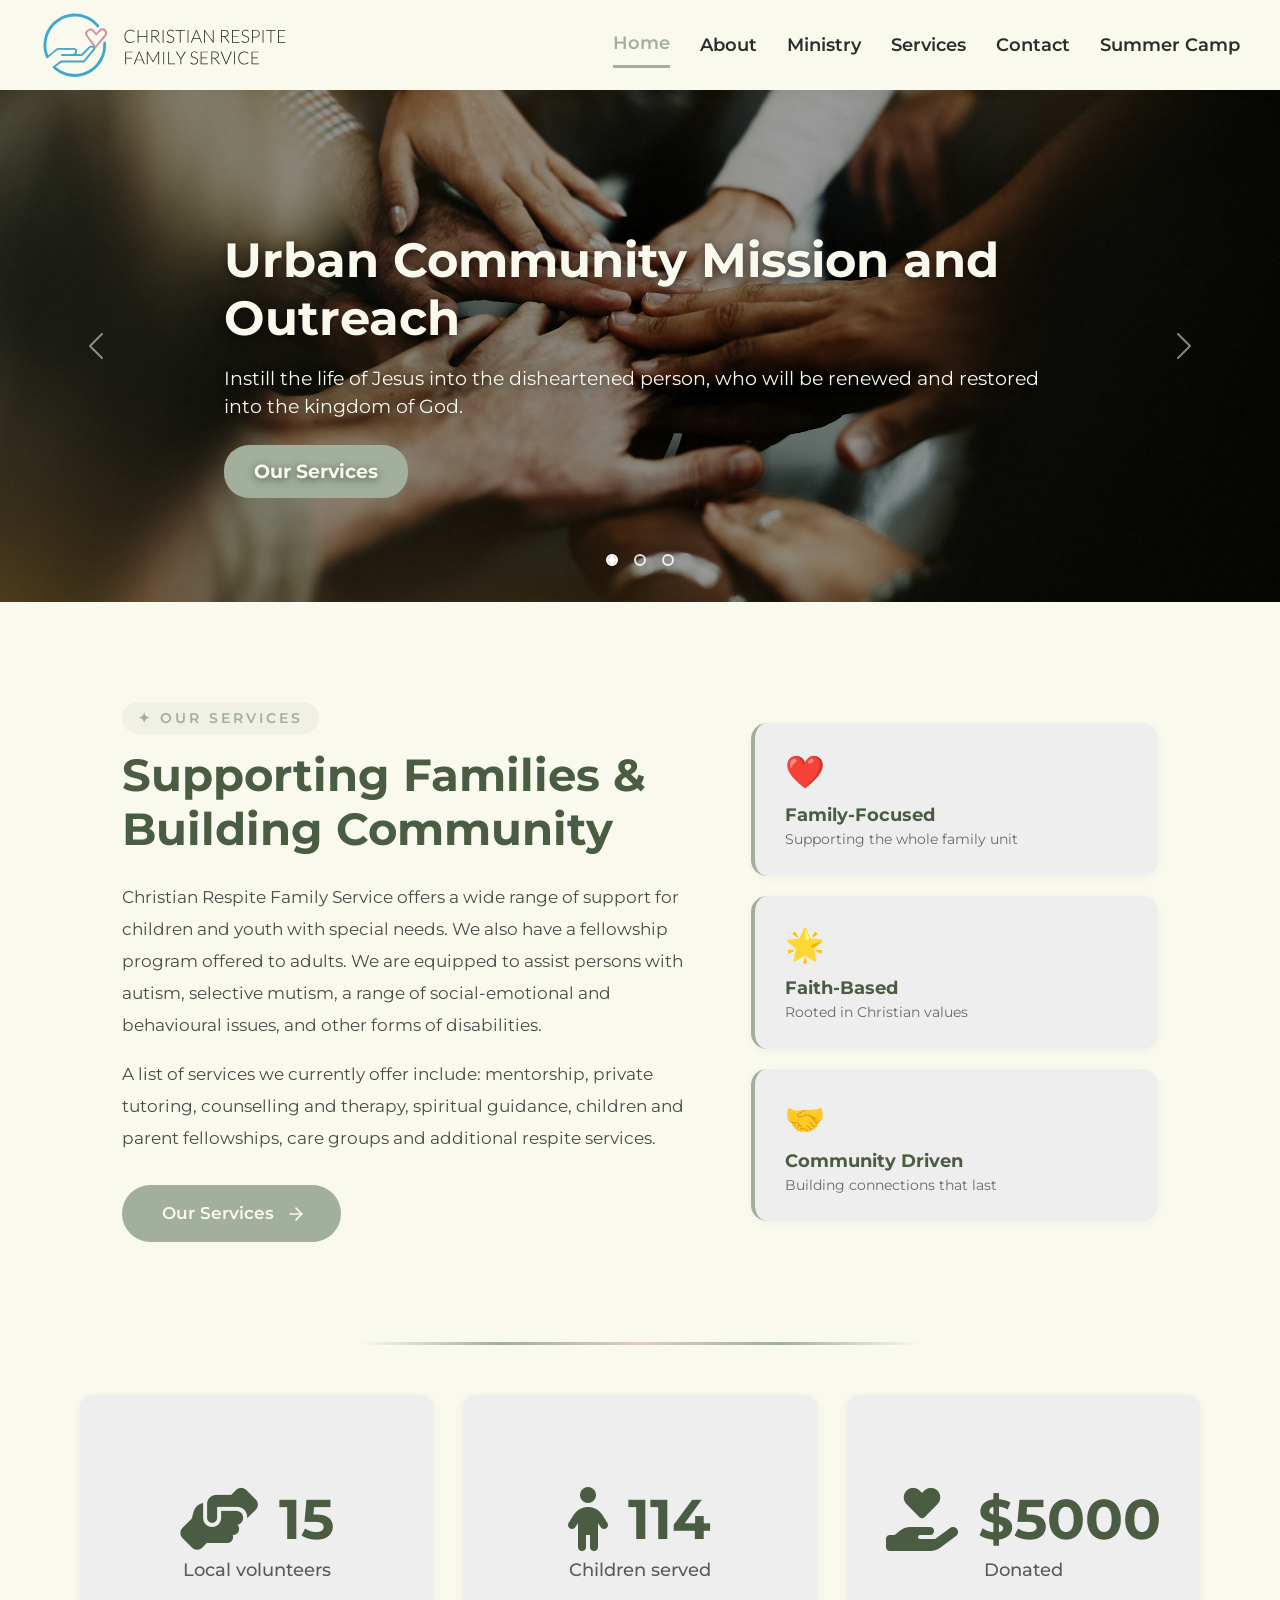
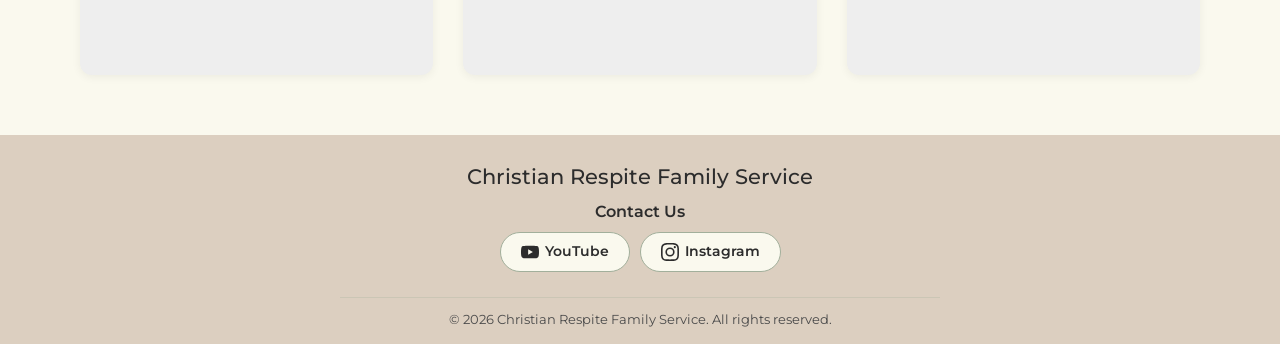
<file: html/index.html>
<!DOCTYPE html>
<html lang="en" data-bs-theme="auto">

<head>
    <meta charset="utf-8">
    <meta name="viewport" content="width=device-width, initial-scale=1">
    <title>Christian Respite Family Service</title>

    <link href="https://cdn.jsdelivr.net/npm/bootstrap@5.3.2/dist/css/bootstrap.min.css" rel="stylesheet">
    <link rel="stylesheet" href="https://cdnjs.cloudflare.com/ajax/libs/font-awesome/6.5.0/css/all.min.css">
    <link href="../css/style.css?v=5" rel="stylesheet">
    <link rel="icon" type="image/svg+xml" href="../images/favicon.svg">
</head>

<body>

    <!-- Row 1 Header -->
    <header>
        <nav class="top-row">
            <div class="logo">
                <a href="index.html">
                    <img src="../images/logo.svg" alt="Christian Respite Family Service">
                </a>
            </div>

            <div class="nav-right">
                <a href="index.html" class="active">Home</a>
                <a href="about.html">About</a>
                <a href="ministry.html">Ministry</a>
                <a href="services.html">Services</a>
                <a href="contact.html">Contact</a>
                <a href="summer_camp.html">Summer Camp</a>
            </div>
        </nav>
    </header>

    <!-- Row 2 Carousel -->
    <div id="myCarousel" class="carousel slide" data-bs-ride="carousel">

        <!-- Indicators -->
        <div class="carousel-indicators">
            <button type="button" data-bs-target="#myCarousel" data-bs-slide-to="0" class="active" aria-current="true" aria-label="Slide 1"></button>
            <button type="button" data-bs-target="#myCarousel" data-bs-slide-to="1" aria-label="Slide 2"></button>
            <button type="button" data-bs-target="#myCarousel" data-bs-slide-to="2" aria-label="Slide 3"></button>
        </div>

        <!-- Slides -->
        <div class="carousel-inner">

            <div class="carousel-item active">
                <img src="../images/hands.jpg" class="carousel-img" alt="Urban Community Mission">
                <div class="container">
                    <div class="carousel-caption text-start">
                        <h1>Urban Community Mission and Outreach</h1>
                        <p>Instill the life of Jesus into the disheartened person, who will be renewed and restored into the kingdom of God.</p>
                        <p>
                            <a class="carousel-btn" href="#services">
                                Our Services
                            </a>
                        </p>
                    </div>
                </div>
            </div>

            <div class="carousel-item">
                <img src="../images/silhouette.jpg" class="carousel-img" alt="Community Service">
                <div class="container">
                    <div class="carousel-caption">
                        <h1>Making a Difference Together</h1>
                        <p>Join us in serving our community with love and compassion.</p>
                        <p>
                            <a class="carousel-btn" href="about.html">
                                Learn More
                            </a>
                        </p>
                    </div>
                </div>
            </div>

            <div class="carousel-item">
                <img src="../images/girl_praying.jpg" class="carousel-img" alt="Children's Ministry">
                <div class="container">
                    <div class="carousel-caption text-end">
                        <h1>Children's Summer Camp</h1>
                        <p>Faith, fun, and friendship for children of all ages.</p>
                        <p>
                            <a class="carousel-btn" href="summer_camp.html">
                                Summer Camp
                            </a>
                        </p>
                    </div>
                </div>
            </div>

        </div>

        <!-- Controls -->
        <button class="carousel-control-prev" type="button" data-bs-target="#myCarousel" data-bs-slide="prev">
            <span class="carousel-control-prev-icon" aria-hidden="true"></span>
            <span class="visually-hidden">Previous</span>
        </button>

        <button class="carousel-control-next" type="button" data-bs-target="#myCarousel" data-bs-slide="next">
            <span class="carousel-control-next-icon" aria-hidden="true"></span>
            <span class="visually-hidden">Next</span>
        </button>

    </div>

    <!-- Row 3 Services Section -->
    <section id="services" class="services-section">
        <div class="container">
            <div class="services-content">
                <div class="services-text">
                    <span class="services-tag">✦ Our Services</span>
                    <h2>Supporting Families &amp; Building Community</h2>
                    
                    <p class="services-description">
                        Christian Respite Family Service offers a wide range of support for children and youth with special needs. We also have a fellowship program offered to adults. We are equipped to assist persons with autism, selective mutism, a range of social-emotional and behavioural issues, and other forms of disabilities.
                    </p>
                    
                    <p class="services-description">
                        A list of services we currently offer include: mentorship, private tutoring, counselling and therapy, spiritual guidance, children and parent fellowships, care groups and additional respite services.
                    </p>
                    
                    <div class="services-btn-wrapper">
                        <a href="services.html" class="services-btn">
                            <span>Our Services</span>
                            <svg class="btn-arrow" xmlns="http://www.w3.org/2000/svg" viewBox="0 0 24 24" fill="none" stroke="currentColor" stroke-width="2" stroke-linecap="round" stroke-linejoin="round">
                                <line x1="5" y1="12" x2="19" y2="12"></line>
                                <polyline points="12 5 19 12 12 19"></polyline>
                            </svg>
                        </a>
                    </div>
                </div>
                
                <div class="services-visual">
                    <div class="visual-card">
                        <div class="visual-icon">❤️</div>
                        <h4>Family-Focused</h4>
                        <p>Supporting the whole family unit</p>
                    </div>
                    <div class="visual-card">
                        <div class="visual-icon">🌟</div>
                        <h4>Faith-Based</h4>
                        <p>Rooted in Christian values</p>
                    </div>
                    <div class="visual-card">
                        <div class="visual-icon">🤝</div>
                        <h4>Community Driven</h4>
                        <p>Building connections that last</p>
                    </div>
                </div>
            </div>
        </div>
    </section>

    <!-- Gradient Divider -->
    <div class="section-divider">
        <div class="divider-line"></div>
    </div>

    <!-- Row 3 Hero Cards (Stats) -->
    <div class="hero-container">
        <div class="hero-card" data-target="1">
            <div class="hero-stat-row">
                <i class="fas fa-hands-helping hero-icon"></i>
                <h2>15</h2>
            </div>
            <p>Local volunteers</p>
        </div>

        <div class="hero-card" data-target="2">
            <div class="hero-stat-row">
                <i class="fas fa-child hero-icon"></i>
                <h2>114</h2>
            </div>
            <p>Children served</p>
        </div>

        <div class="hero-card" data-target="3">
            <div class="hero-stat-row">
                <i class="fas fa-hand-holding-heart hero-icon"></i>
                <h2>$5000</h2>
            </div>
            <p>Donated</p>
        </div>
    </div>

    <!-- Row 5 Footer -->
    <footer class="footer">
        <div class="container">
            <div class="footer-content">
                <h3>Christian Respite Family Service</h3>
                
                <div class="contact-section">
                    <span class="contact-label">Contact Us</span>
                    <div class="btn-group">
                        <a href="https://www.youtube.com/@crfsweb8775" class="social-btn youtube" target="_blank">
                            <svg class="icon" xmlns="http://www.w3.org/2000/svg" viewBox="0 0 24 24" width="18" height="18" fill="currentColor" aria-label="YouTube"><path d="M23.498 6.186a3.016 3.016 0 0 0-2.122-2.136C19.505 3.545 12 3.545 12 3.545s-7.505 0-9.377.505A3.017 3.017 0 0 0 .502 6.186C0 8.07 0 12 0 12s0 3.93.502 5.814a3.016 3.016 0 0 0 2.122 2.136c1.871.505 9.376.505 9.376.505s7.505 0 9.377-.505a3.015 3.015 0 0 0 2.122-2.136C24 15.93 24 12 24 12s0-3.93-.502-5.814zM9.545 15.568V8.432L15.818 12l-6.273 3.568z"/></svg> YouTube
                        </a>
                        <a href="https://www.instagram.com/happycrfs/?igsh=cTJuMXF1b21uMXVv#" class="social-btn instagram" target="_blank">
                            <svg class="icon" xmlns="http://www.w3.org/2000/svg" viewBox="0 0 24 24" width="18" height="18" fill="currentColor" aria-label="Instagram"><path d="M12 2.163c3.204 0 3.584.012 4.85.07 3.252.148 4.771 1.691 4.919 4.919.058 1.265.069 1.645.069 4.849 0 3.205-.012 3.584-.069 4.849-.149 3.225-1.664 4.771-4.919 4.919-1.266.058-1.644.07-4.85.07-3.204 0-3.584-.012-4.849-.07-3.26-.149-4.771-1.699-4.919-4.92-.058-1.265-.07-1.644-.07-4.849 0-3.204.013-3.583.07-4.849.149-3.227 1.664-4.771 4.919-4.919 1.266-.057 1.645-.069 4.849-.069zM12 0C8.741 0 8.333.014 7.053.072 2.695.272.273 2.69.073 7.052.014 8.333 0 8.741 0 12c0 3.259.014 3.668.072 4.948.2 4.358 2.618 6.78 6.98 6.98C8.333 23.986 8.741 24 12 24c3.259 0 3.668-.014 4.948-.072 4.354-.2 6.782-2.618 6.979-6.98.059-1.28.073-1.689.073-4.948 0-3.259-.014-3.667-.072-4.947-.196-4.354-2.617-6.78-6.979-6.98C15.668.014 15.259 0 12 0zm0 5.838a6.162 6.162 0 1 0 0 12.324 6.162 6.162 0 0 0 0-12.324zM12 16a4 4 0 1 1 0-8 4 4 0 0 1 0 8zm6.406-11.845a1.44 1.44 0 1 0 0 2.881 1.44 1.44 0 0 0 0-2.881z"/></svg> Instagram
                        </a>
                    </div>
                </div>
            </div>

            <div class="footer-bottom">
                <p>&copy; 2026 Christian Respite Family Service. All rights reserved.</p>
            </div>
        </div>
    </footer>

    <!-- JavaScript -->
    <script>
        // Smooth scroll for all anchor links
        document.querySelectorAll('a[href^="#"]').forEach(anchor => {
            anchor.addEventListener('click', function(e) {
                const href = this.getAttribute('href');
                if (href === '#') return;
                
                e.preventDefault();
                const target = document.querySelector(href);
                if (target) {
                    target.scrollIntoView({ behavior: 'smooth', block: 'start' });
                }
            });
        });
    </script>

    <script src="https://cdn.jsdelivr.net/npm/bootstrap@5.3.2/dist/js/bootstrap.bundle.min.js"></script>

</body>
</html>
</file>
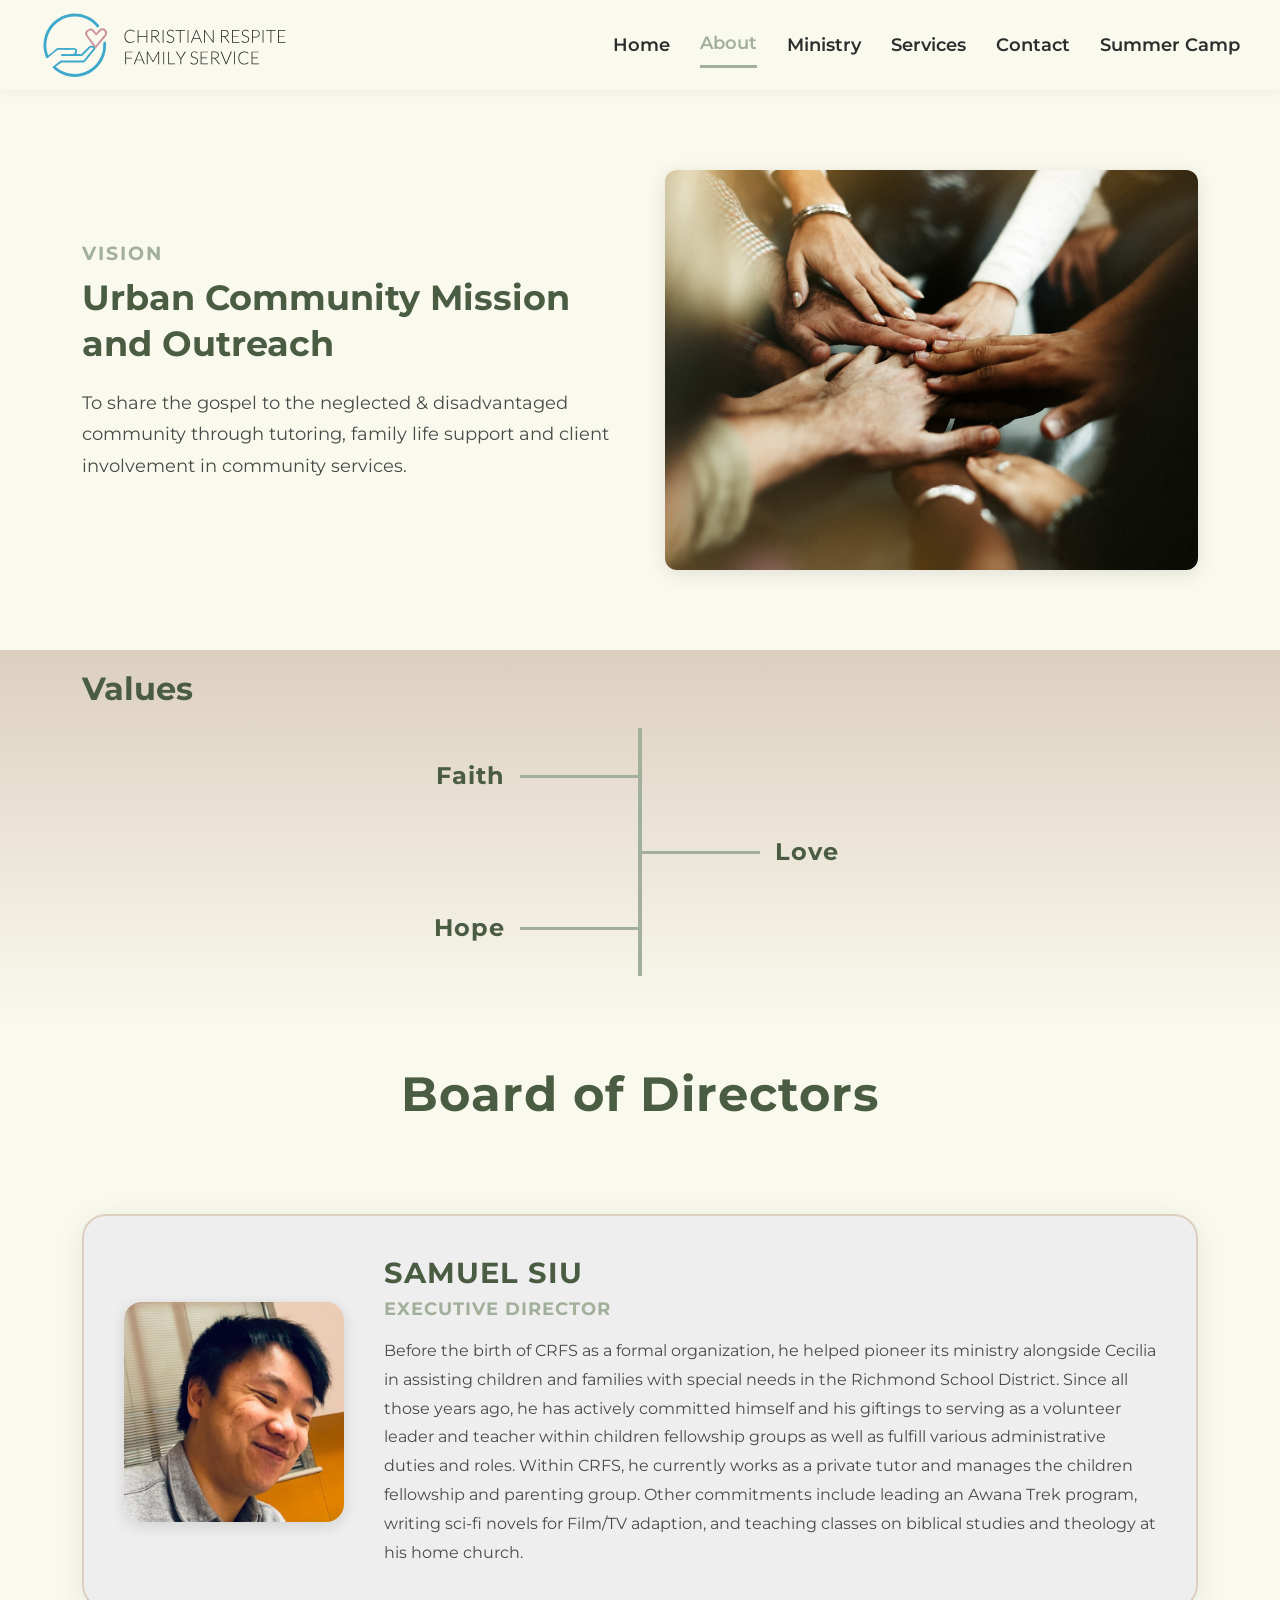
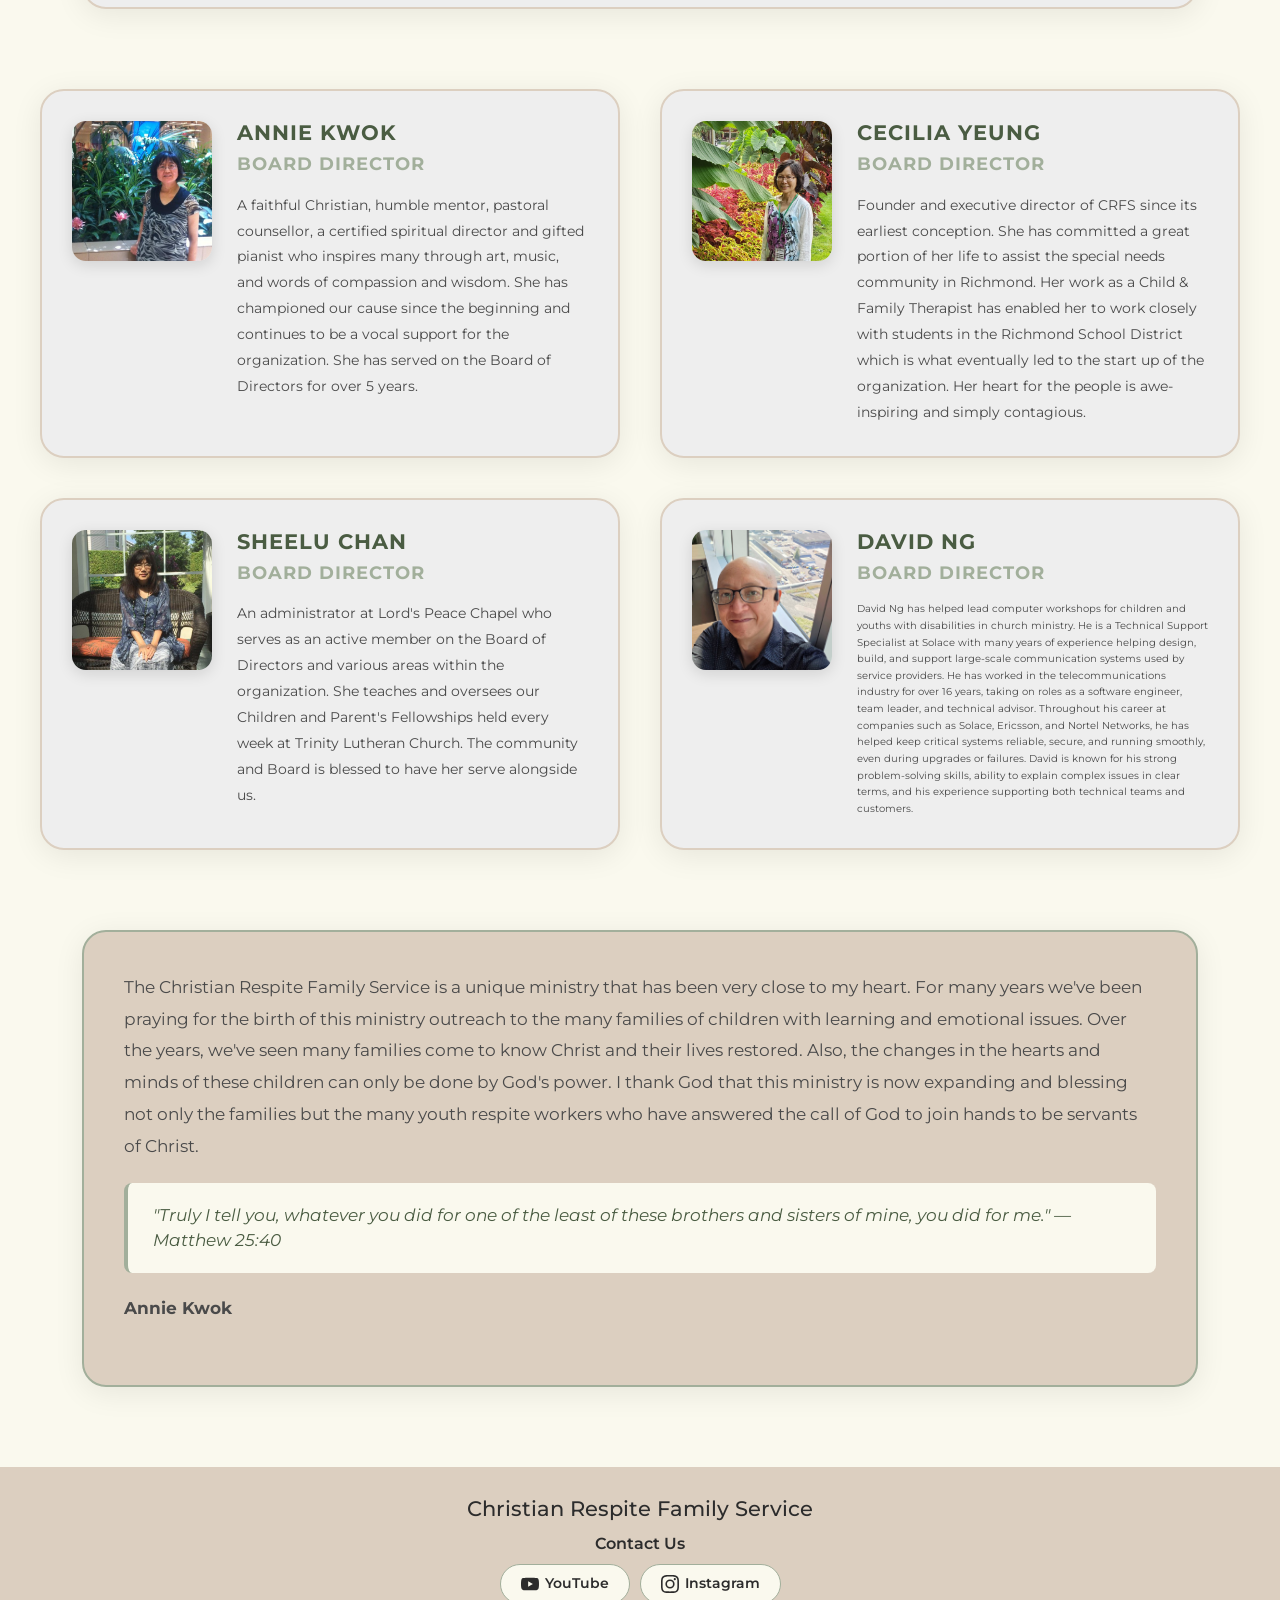
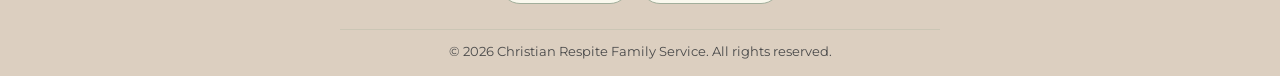
<file: html/about.html>
<!DOCTYPE html>
<html lang="en" data-bs-theme="auto">

<head>
    <meta charset="utf-8">
    <meta name="viewport" content="width=device-width, initial-scale=1">
    <title>About - Christian Respite Family Service</title>

    <link href="https://cdn.jsdelivr.net/npm/bootstrap@5.3.2/dist/css/bootstrap.min.css" rel="stylesheet">
    <link href="../css/style.css?v=5" rel="stylesheet">
    <link rel="icon" type="image/svg+xml" href="../images/favicon.svg">
</head>

<body>

    <!-- Row 1 Header -->
    <header>
        <nav class="top-row">
            <div class="logo">
                <a href="index.html">
                    <img src="../images/logo.svg" alt="Christian Respite Family Service">
                </a>
            </div>

            <div class="nav-right">
                <a href="index.html">Home</a>
                <a href="about.html" class="active">About</a>
                <a href="ministry.html">Ministry</a>
                <a href="services.html">Services</a>
                <a href="contact.html">Contact</a>
                <a href="summer_camp.html">Summer Camp</a>
            </div>
        </nav>
    </header>

    <!-- Main Content -->
    <main>
        <!-- Vision Panel -->
        <section class="vision-panel">
            <div class="container">
                <div class="vision-grid">
                    <div class="vision-content">
                        <h3>Vision</h3>
                        <h2>Urban Community Mission and Outreach</h2>
                        <p>To share the gospel to the neglected &amp; disadvantaged community through tutoring, family life support and client involvement in community services.</p>
                    </div>
                    <div class="vision-image">
                        <img src="../images/hands.jpg" alt="Urban Community Mission and Outreach">
                    </div>
                </div>
            </div>
        </section>

        <!-- Values Timeline -->
        <section class="values-timeline">
            <div class="container">
                <h3 class="values-title">Values</h3>
                <div class="timeline">
                    <div class="timeline-row">
                        <div class="timeline-item left">
                            <div class="timeline-line"></div>
                            <div class="timeline-value">Faith</div>
                        </div>
                    </div>
                    <div class="timeline-row">
                        <div class="timeline-item right">
                            <div class="timeline-line"></div>
                            <div class="timeline-value">Love</div>
                        </div>
                    </div>
                    <div class="timeline-row">
                        <div class="timeline-item left">
                            <div class="timeline-line"></div>
                            <div class="timeline-value">Hope</div>
                        </div>
                    </div>
                </div>
            </div>
        </section>

        <!-- Board of Directors -->
        <section class="board-directors">
            <div class="container">
                <h2 class="board-title">Board of Directors</h2>
            </div>
        </section>

        <!-- Director Profile -->
        <section class="director-profile">
            <div class="container">
                <div class="director-bubble">
                    <div class="director-headshot">
                        <img src="../images/samuel-headshot.jpeg" alt="Samuel Siu">
                    </div>
                    <div class="director-info">
                        <h3 class="director-name">SAMUEL SIU</h3>
                        <p class="director-role">Executive Director</p>
                        <p class="director-bio">Before the birth of CRFS as a formal organization, he helped pioneer its ministry alongside Cecilia in assisting children and families with special needs in the Richmond School District. Since all those years ago, he has actively committed himself and his giftings to serving as a volunteer leader and teacher within children fellowship groups as well as fulfill various administrative duties and roles. Within CRFS, he currently works as a private tutor and manages the children fellowship and parenting group. Other commitments include leading an Awana Trek program, writing sci-fi novels for Film/TV adaption, and teaching classes on biblical studies and theology at his home church.</p>
                    </div>
                </div>
            </div>
        </section>

        <!-- Board Directors Profiles -->
        <section class="directors-grid">
            <div class="container">
                <div class="director-card">
                    <div class="director-headshot">
                        <img src="../images/annie-headshot.jpeg" alt="Annie Kwok">
                    </div>
                    <div class="director-info">
                        <h3 class="director-name">ANNIE KWOK</h3>
                        <p class="director-role">Board Director</p>
                        <p class="director-bio">A faithful Christian, humble mentor, pastoral counsellor, a certified spiritual director and gifted pianist who inspires many through art, music, and words of compassion and wisdom. She has championed our cause since the beginning and continues to be a vocal support for the organization. She has served on the Board of Directors for over 5 years.</p>
                    </div>
                </div>

                <div class="director-card">
                    <div class="director-headshot">
                        <img src="../images/cecilia-headshot.jpg" alt="Cecilia Yeung">
                    </div>
                    <div class="director-info">
                        <h3 class="director-name">CECILIA YEUNG</h3>
                        <p class="director-role">Board Director</p>
                        <p class="director-bio">Founder and executive director of CRFS since its earliest conception. She has committed a great portion of her life to assist the special needs community in Richmond. Her work as a Child &amp; Family Therapist has enabled her to work closely with students in the Richmond School District which is what eventually led to the start up of the organization. Her heart for the people is awe-inspiring and simply contagious.</p>
                    </div>
                </div>

                <div class="director-card">
                    <div class="director-headshot">
                        <img src="../images/sheelu-headshot.jpeg" alt="Sheelu Chan">
                    </div>
                    <div class="director-info">
                        <h3 class="director-name">SHEELU CHAN</h3>
                        <p class="director-role">Board Director</p>
                        <p class="director-bio">An administrator at Lord's Peace Chapel who serves as an active member on the Board of Directors and various areas within the organization. She teaches and oversees our Children and Parent's Fellowships held every week at Trinity Lutheran Church. The community and Board is blessed to have her serve alongside us.</p>
                    </div>
                </div>

                <div class="director-card">
                    <div class="director-headshot">
                        <img src="../images/david-headshot.jpeg" alt="David Ng">
                    </div>
                    <div class="director-info">
                        <h3 class="director-name">DAVID NG</h3>
                        <p class="director-role">Board Director</p>
                        <p class="director-bio small">David Ng has helped lead computer workshops for children and youths with disabilities in church ministry. He is a Technical Support Specialist at Solace with many years of experience helping design, build, and support large-scale communication systems used by service providers. He has worked in the telecommunications industry for over 16 years, taking on roles as a software engineer, team leader, and technical advisor. Throughout his career at companies such as Solace, Ericsson, and Nortel Networks, he has helped keep critical systems reliable, secure, and running smoothly, even during upgrades or failures. David is known for his strong problem-solving skills, ability to explain complex issues in clear terms, and his experience supporting both technical teams and customers.</p>
                    </div>
                </div>
            </div>
        </section>

        <!-- Testimonial -->
        <section class="testimonial-section">
            <div class="container">
                <div class="testimonial-bubble">
                    <p>The Christian Respite Family Service is a unique ministry that has been very close to my heart. For many years we've been praying for the birth of this ministry outreach to the many families of children with learning and emotional issues. Over the years, we've seen many families come to know Christ and their lives restored. Also, the changes in the hearts and minds of these children can only be done by God's power. I thank God that this ministry is now expanding and blessing not only the families but the many youth respite workers who have answered the call of God to join hands to be servants of Christ.</p>
                    <blockquote>"Truly I tell you, whatever you did for one of the least of these brothers and sisters of mine, you did for me." &mdash; Matthew 25:40</blockquote>
                    <p class="testimonial-author">Annie Kwok</p>
                </div>
            </div>
        </section>
    </main>

    <!-- Footer -->
    <footer class="footer">
        <div class="container">
            <div class="footer-content">
                <h3>Christian Respite Family Service</h3>

                <div class="contact-section">
                    <span class="contact-label">Contact Us</span>
                    <div class="btn-group">
                        <a href="https://www.youtube.com/@crfsweb8775" class="social-btn youtube" target="_blank">
                            <svg class="icon" xmlns="http://www.w3.org/2000/svg" viewBox="0 0 24 24" width="18" height="18" fill="currentColor" aria-label="YouTube"><path d="M23.498 6.186a3.016 3.016 0 0 0-2.122-2.136C19.505 3.545 12 3.545 12 3.545s-7.505 0-9.377.505A3.017 3.017 0 0 0 .502 6.186C0 8.07 0 12 0 12s0 3.93.502 5.814a3.016 3.016 0 0 0 2.122 2.136c1.871.505 9.376.505 9.376.505s7.505 0 9.377-.505a3.015 3.015 0 0 0 2.122-2.136C24 15.93 24 12 24 12s0-3.93-.502-5.814zM9.545 15.568V8.432L15.818 12l-6.273 3.568z"/></svg> YouTube
                        </a>
                        <a href="https://www.instagram.com/happycrfs/?igsh=cTJuMXF1b21uMXVv#" class="social-btn instagram" target="_blank">
                            <svg class="icon" xmlns="http://www.w3.org/2000/svg" viewBox="0 0 24 24" width="18" height="18" fill="currentColor" aria-label="Instagram"><path d="M12 2.163c3.204 0 3.584.012 4.85.07 3.252.148 4.771 1.691 4.919 4.919.058 1.265.069 1.645.069 4.849 0 3.205-.012 3.584-.069 4.849-.149 3.225-1.664 4.771-4.919 4.919-1.266.058-1.644.07-4.85.07-3.204 0-3.584-.012-4.849-.07-3.26-.149-4.771-1.699-4.919-4.92-.058-1.265-.07-1.644-.07-4.849 0-3.204.013-3.583.07-4.849.149-3.227 1.664-4.771 4.919-4.919 1.266-.057 1.645-.069 4.849-.069zM12 0C8.741 0 8.333.014 7.053.072 2.695.272.273 2.69.073 7.052.014 8.333 0 8.741 0 12c0 3.259.014 3.668.072 4.948.2 4.358 2.618 6.78 6.98 6.98C8.333 23.986 8.741 24 12 24c3.259 0 3.668-.014 4.948-.072 4.354-.2 6.782-2.618 6.979-6.98.059-1.28.073-1.689.073-4.948 0-3.259-.014-3.667-.072-4.947-.196-4.354-2.617-6.78-6.979-6.98C15.668.014 15.259 0 12 0zm0 5.838a6.162 6.162 0 1 0 0 12.324 6.162 6.162 0 0 0 0-12.324zM12 16a4 4 0 1 1 0-8 4 4 0 0 1 0 8zm6.406-11.845a1.44 1.44 0 1 0 0 2.881 1.44 1.44 0 0 0 0-2.881z"/></svg> Instagram
                        </a>
                    </div>
                </div>
            </div>

            <div class="footer-bottom">
                <p>&copy; 2026 Christian Respite Family Service. All rights reserved.</p>
            </div>
        </div>
    </footer>

    <script src="https://cdn.jsdelivr.net/npm/bootstrap@5.3.2/dist/js/bootstrap.bundle.min.js"></script>

</body>
</html>
</file>
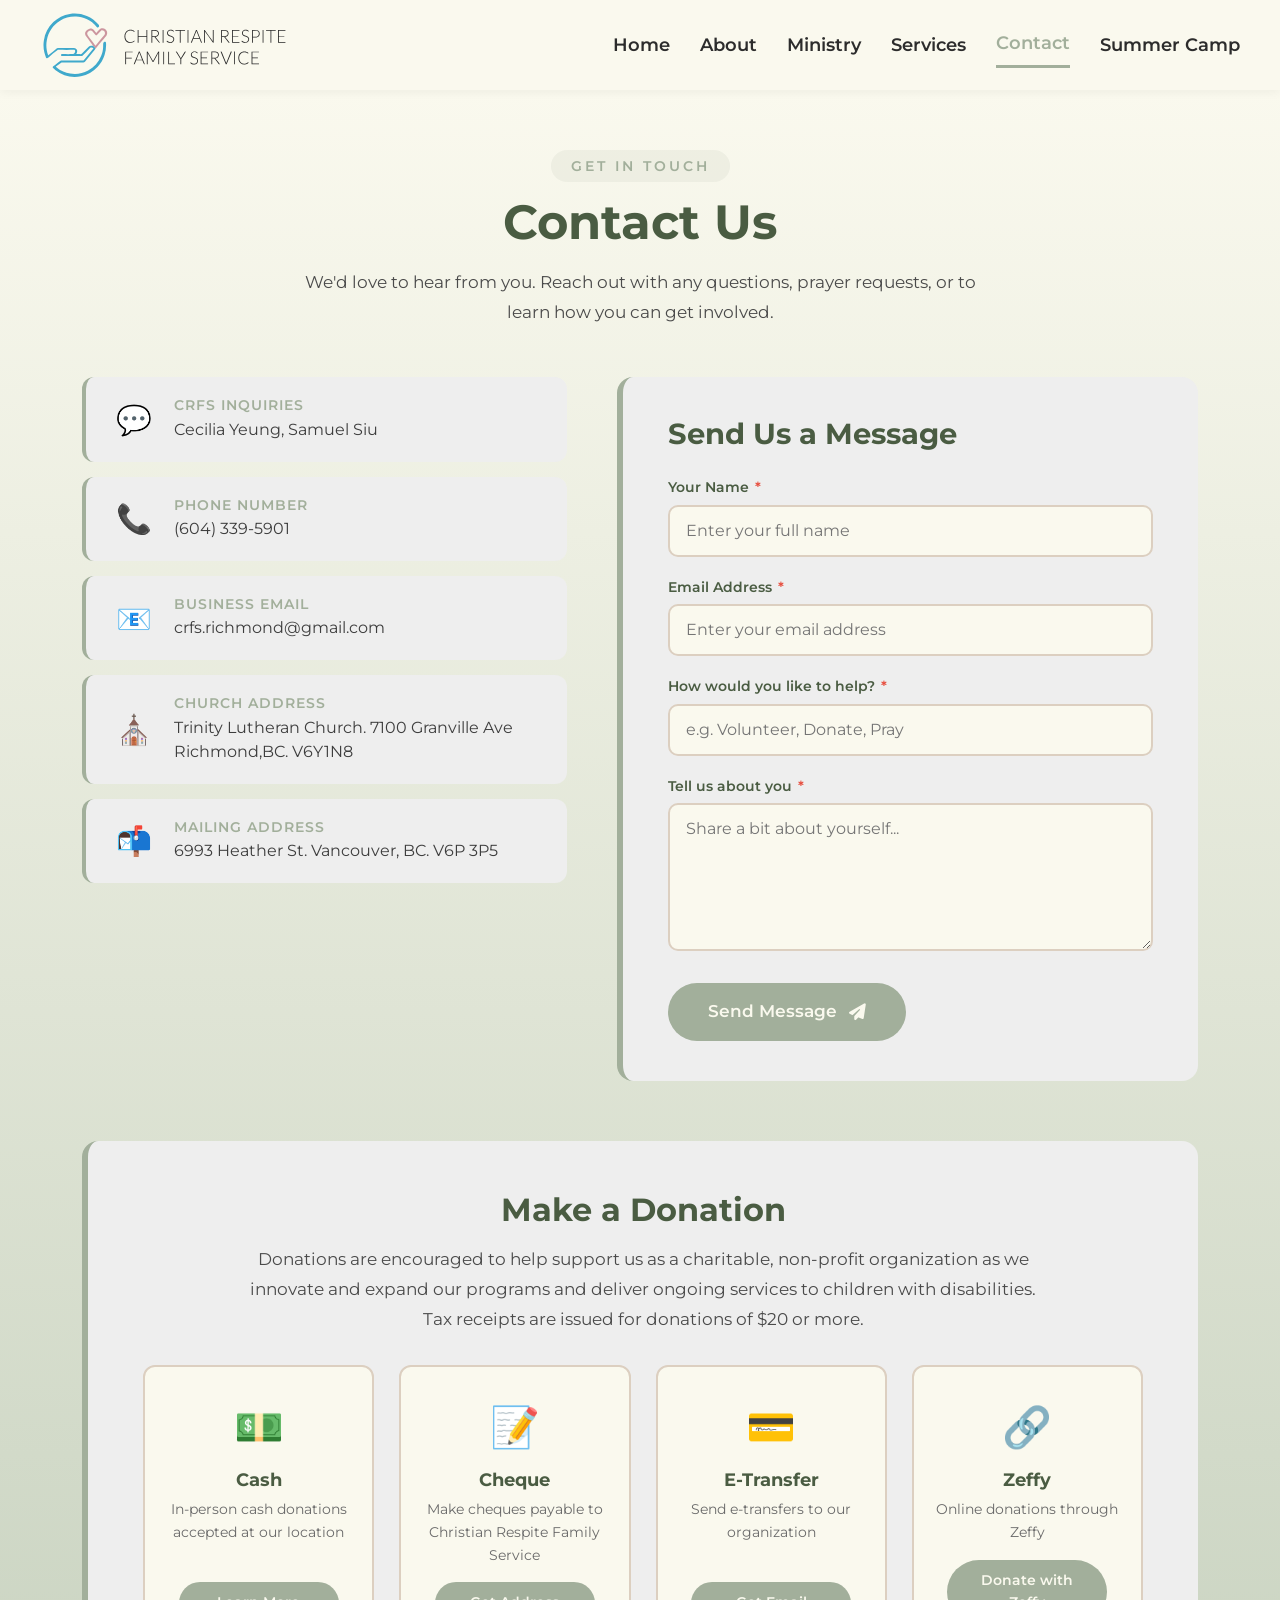
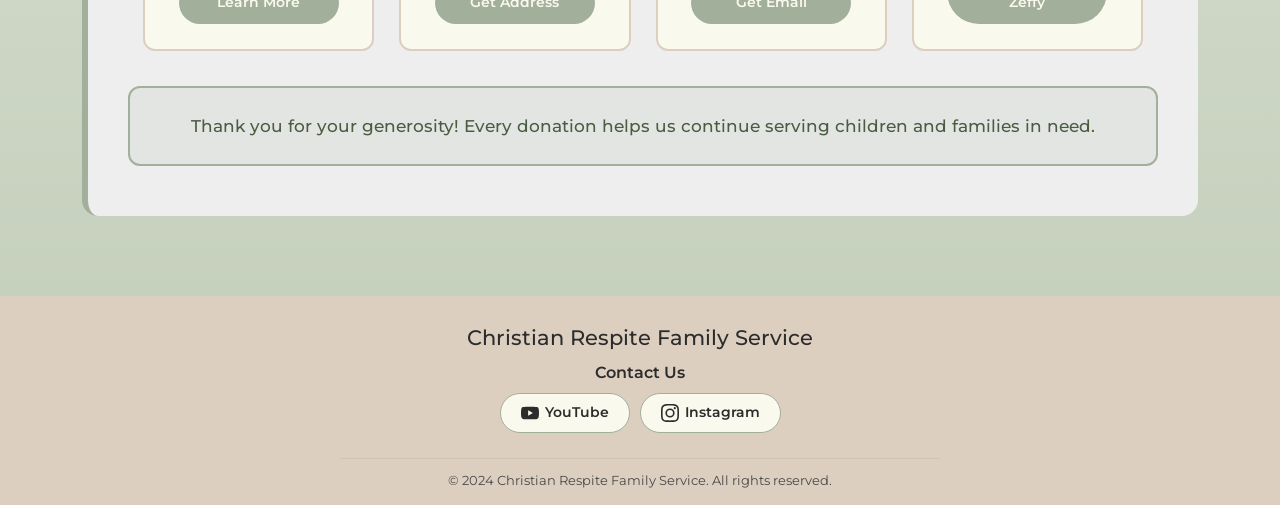
<file: html/contact.html>
<!DOCTYPE html>
<html lang="en" data-bs-theme="auto">

<head>
    <meta charset="utf-8">
    <meta name="viewport" content="width=device-width, initial-scale=1">
    <title>Contact - Christian Respite Family Service</title>

    <link href="https://cdn.jsdelivr.net/npm/bootstrap@5.3.2/dist/css/bootstrap.min.css" rel="stylesheet">
    <link rel="stylesheet" href="https://cdnjs.cloudflare.com/ajax/libs/font-awesome/6.5.0/css/all.min.css">
    <link href="../css/style.css?v=5" rel="stylesheet">
    <link rel="icon" type="image/svg+xml" href="../images/favicon.svg">
</head>

<body>

    <!-- Row 1 Header -->
    <header>
        <nav class="top-row">
            <div class="logo">
                <a href="index.html">
                    <img src="../images/logo.svg" alt="Christian Respite Family Service">
                </a>
            </div>

            <div class="nav-right">
                <a href="index.html">Home</a>
                <a href="about.html">About</a>
                <a href="ministry.html">Ministry</a>
                <a href="services.html">Services</a>
                <a href="contact.html" class="active">Contact</a>
                <a href="summer_camp.html">Summer Camp</a>
            </div>
        </nav>
    </header>

    <section class="contact-page">
        <div class="container">
            <!-- Page Header -->
            <div class="contact-header">
                <span class="contact-tag">Get in Touch</span>
                <h1>Contact Us</h1>
                <p>We'd love to hear from you. Reach out with any questions, prayer requests, or to learn how you can get involved.</p>
            </div>

            <!-- Contact Info & Form -->
            <div class="contact-grid">
                <!-- Left - Contact Info -->
                <div class="contact-info">
                    <div class="info-card">
                        <div class="info-item">
                            <span class="info-icon">💬</span>
                            <div>
                                <h4>CRFS Inquiries</h4>
                                <p>Cecilia Yeung, Samuel Siu</p>
                            </div>
                        </div>
                    </div>

                    <div class="info-card">
                        <div class="info-item">
                            <span class="info-icon">📞</span>
                            <div>
                                <h4>Phone Number</h4>
                                <p>(604) 339-5901</p>
                            </div>
                        </div>
                    </div>

                    <div class="info-card">
                        <div class="info-item">
                            <span class="info-icon">📧</span>
                            <div>
                                <h4>Business Email</h4>
                                <p>crfs.richmond@gmail.com</p>
                            </div>
                        </div>
                    </div>

                    <div class="info-card">
                        <div class="info-item">
                            <span class="info-icon">⛪</span>
                            <div>
                                <h4>Church Address</h4>
                                <p>Trinity Lutheran Church. 7100 Granville Ave Richmond,BC. V6Y1N8</p>
                            </div>
                        </div>
                    </div>

                    <div class="info-card">
                        <div class="info-item">
                            <span class="info-icon">📬</span>
                            <div>
                                <h4>Mailing Address</h4>
                                <p>6993 Heather St. Vancouver, BC. V6P 3P5</p>
                            </div>
                        </div>
                    </div>
                </div>

                <!-- Right - Contact Form -->
                <div class="contact-form">
                    <h2>Send Us a Message</h2>
                    <form id="contactForm">
                        <div class="form-group">
                            <label for="name">Your Name <span class="required">*</span></label>
                            <input type="text" id="name" placeholder="Enter your full name" required>
                        </div>

                        <div class="form-group">
                            <label for="email">Email Address <span class="required">*</span></label>
                            <input type="email" id="email" placeholder="Enter your email address" required>
                        </div>

                        <div class="form-group">
                            <label for="help">How would you like to help? <span class="required">*</span></label>
                            <input type="text" id="help" placeholder="e.g. Volunteer, Donate, Pray" required>
                        </div>

                        <div class="form-group">
                            <label for="message">Tell us about you <span class="required">*</span></label>
                            <textarea id="message" rows="5" placeholder="Share a bit about yourself..."></textarea>
                        </div>

                        <button type="submit" class="contact-submit-btn">
                            <span>Send Message</span>
                            <i class="fas fa-paper-plane"></i>
                        </button>
                    </form>
                </div>
            </div>

            <!-- Donation Section -->
            <div class="donation-section">
                <h2>Make a Donation</h2>
                <p>Donations are encouraged to help support us as a charitable, non-profit organization as we innovate and expand our programs and deliver ongoing services to children with disabilities. Tax receipts are issued for donations of $20 or more.</p>
                
                <div class="donation-methods">
                    <div class="donation-method">
                        <div class="donation-icon">💵</div>
                        <h4>Cash</h4>
                        <p>In-person cash donations accepted at our location</p>
                        <button class="donate-btn" onclick="showCashPopup()">Learn More</button>
                    </div>
                    
                    <div class="donation-method">
                        <div class="donation-icon">📝</div>
                        <h4>Cheque</h4>
                        <p>Make cheques payable to Christian Respite Family Service</p>
                        <button class="donate-btn" onclick="showChequePopup()">Get Address</button>
                    </div>
                    
                    <div class="donation-method">
                        <div class="donation-icon">💳</div>
                        <h4>E-Transfer</h4>
                        <p>Send e-transfers to our organization</p>
                        <button class="donate-btn" onclick="showEmailPopup()">Get Email</button>
                    </div>
                    
                    <div class="donation-method">
                        <div class="donation-icon">🔗</div>
                        <h4>Zeffy</h4>
                        <p>Online donations through Zeffy</p>
                        <a href="https://www.zeffy.com/en-CA/donation-form/donate-to-change-lives-3667" target="_blank" class="donate-btn">Donate with Zeffy</a>
                    </div>
                </div>

                <!-- Thank You Message -->
                <div class="donation-thankyou">
                    <p>Thank you for your generosity! Every donation helps us continue serving children and families in need.</p>
                </div>
            </div>
        </div>
    </section>

    <!-- Popup Modal -->
    <div class="popup-overlay" id="donationPopup">
        <div class="popup-content">
            <button class="popup-close" onclick="closePopup()">&times;</button>
            <div class="popup-body" id="popupBody">
                <!-- Content loaded here -->
            </div>
        </div>
    </div>

    <!-- Footer -->
    <footer class="footer">
        <div class="container">
            <div class="footer-content">
                <h3>Christian Respite Family Service</h3>
                
                <div class="contact-section">
                    <span class="contact-label">Contact Us</span>
                    <div class="btn-group">
                        <a href="https://www.youtube.com/@crfsweb8775" class="social-btn youtube" target="_blank">
                            <svg class="icon" xmlns="http://www.w3.org/2000/svg" viewBox="0 0 24 24" width="18" height="18" fill="currentColor" aria-label="YouTube"><path d="M23.498 6.186a3.016 3.016 0 0 0-2.122-2.136C19.505 3.545 12 3.545 12 3.545s-7.505 0-9.377.505A3.017 3.017 0 0 0 .502 6.186C0 8.07 0 12 0 12s0 3.93.502 5.814a3.016 3.016 0 0 0 2.122 2.136c1.871.505 9.376.505 9.376.505s7.505 0 9.377-.505a3.015 3.015 0 0 0 2.122-2.136C24 15.93 24 12 24 12s0-3.93-.502-5.814zM9.545 15.568V8.432L15.818 12l-6.273 3.568z"/></svg> YouTube
                        </a>
                        <a href="https://www.instagram.com/happycrfs/?igsh=cTJuMXF1b21uMXVv#" class="social-btn instagram" target="_blank">
                            <svg class="icon" xmlns="http://www.w3.org/2000/svg" viewBox="0 0 24 24" width="18" height="18" fill="currentColor" aria-label="Instagram"><path d="M12 2.163c3.204 0 3.584.012 4.85.07 3.252.148 4.771 1.691 4.919 4.919.058 1.265.069 1.645.069 4.849 0 3.205-.012 3.584-.069 4.849-.149 3.225-1.664 4.771-4.919 4.919-1.266.058-1.644.07-4.85.07-3.204 0-3.584-.012-4.849-.07-3.26-.149-4.771-1.699-4.919-4.92-.058-1.265-.07-1.644-.07-4.849 0-3.204.013-3.583.07-4.849.149-3.227 1.664-4.771 4.919-4.919 1.266-.057 1.645-.069 4.849-.069zM12 0C8.741 0 8.333.014 7.053.072 2.695.272.273 2.69.073 7.052.014 8.333 0 8.741 0 12c0 3.259.014 3.668.072 4.948.2 4.358 2.618 6.78 6.98 6.98C8.333 23.986 8.741 24 12 24c3.259 0 3.668-.014 4.948-.072 4.354-.2 6.782-2.618 6.979-6.98.059-1.28.073-1.689.073-4.948 0-3.259-.014-3.667-.072-4.947-.196-4.354-2.617-6.78-6.979-6.98C15.668.014 15.259 0 12 0zm0 5.838a6.162 6.162 0 1 0 0 12.324 6.162 6.162 0 0 0 0-12.324zM12 16a4 4 0 1 1 0-8 4 4 0 0 1 0 8zm6.406-11.845a1.44 1.44 0 1 0 0 2.881 1.44 1.44 0 0 0 0-2.881z"/></svg> Instagram
                        </a>
                    </div>
                </div>
            </div>

            <div class="footer-bottom">
                <p>&copy; 2024 Christian Respite Family Service. All rights reserved.</p>
            </div>
        </div>
    </footer>

    <!-- JavaScript -->
    <script>
        // Contact Form Handler - Creates draft email
        document.getElementById('contactForm').addEventListener('submit', function(e) {
            e.preventDefault();
            
            const name = document.getElementById('name').value;
            const email = document.getElementById('email').value;
            const help = document.getElementById('help').value;
            const message = document.getElementById('message').value;
            
            const subject = encodeURIComponent('Inquiry from ' + name);
            const body = encodeURIComponent(
                'Hello,\n\n' +
                'My name is ' + name + '.\n' +
                'You can reach me at: ' + email + '\n\n' +
                'I would like to help by: ' + help + '.\n\n' +
                'Message:\n' + message + '\n\n' +
                'Thank you,\n' +
                name
            );
            
            window.location.href = 'mailto:crfs.richmond@gmail.com?subject=' + subject + '&body=' + body;
            this.reset();
            alert('Thank you for reaching out! Your email draft has been opened. Please send it to complete your message.');
        });

        // Popup Functions
        function showPopup(content) {
            document.getElementById('popupBody').innerHTML = content;
            document.getElementById('donationPopup').classList.add('active');
            document.body.style.overflow = 'hidden';
        }

        function closePopup() {
            document.getElementById('donationPopup').classList.remove('active');
            document.body.style.overflow = 'auto';
        }

        // Close popup when clicking outside
        document.getElementById('donationPopup').addEventListener('click', function(e) {
            if (e.target === this) {
                closePopup();
            }
        });

        // Cash Popup
        function showCashPopup() {
            showPopup(`
                <div class="popup-icon">💵</div>
                <h3>Cash Donations</h3>
                <p>We accept in-person cash donations at our location.</p>
                <div class="popup-address">
                    <strong>📍 Our Location</strong>
                    <p>Trinity Lutheran Church<br>7100 Granville Ave<br>Richmond, BC V6Y1N8</p>
                </div>
                <button class="popup-btn" onclick="closePopup()">Got It</button>
            `);
        }

        // Cheque Popup
        function showChequePopup() {
            showPopup(`
                <div class="popup-icon">📝</div>
                <h3>Cheque Donations</h3>
                <p>Please make cheques payable to:</p>
                <div class="popup-address highlight">
                    <strong>Christian Respite Family Service</strong>
                </div>
                <p><strong>Mail to:</strong></p>
                <div class="popup-address">
                    <p>#4-9800 Odlin Rd.<br>Richmond, BC V6X 0C2</p>
                </div>
                <button class="popup-btn" onclick="closePopup()">Got It</button>
            `);
        }

        // Email Popup
        function showEmailPopup() {
            showPopup(`
                <div class="popup-icon">📧</div>
                <h3>E-Transfer Donations</h3>
                <p>Send your e-transfer to:</p>
                <div class="popup-address highlight">
                    <strong>crfs.richmond@gmail.com</strong>
                </div>
                <button class="popup-btn" onclick="closePopup()">Got It</button>
            `);
        }
    </script>

    <script src="https://cdn.jsdelivr.net/npm/bootstrap@5.3.2/dist/js/bootstrap.bundle.min.js"></script>

</body>
</html>
</file>
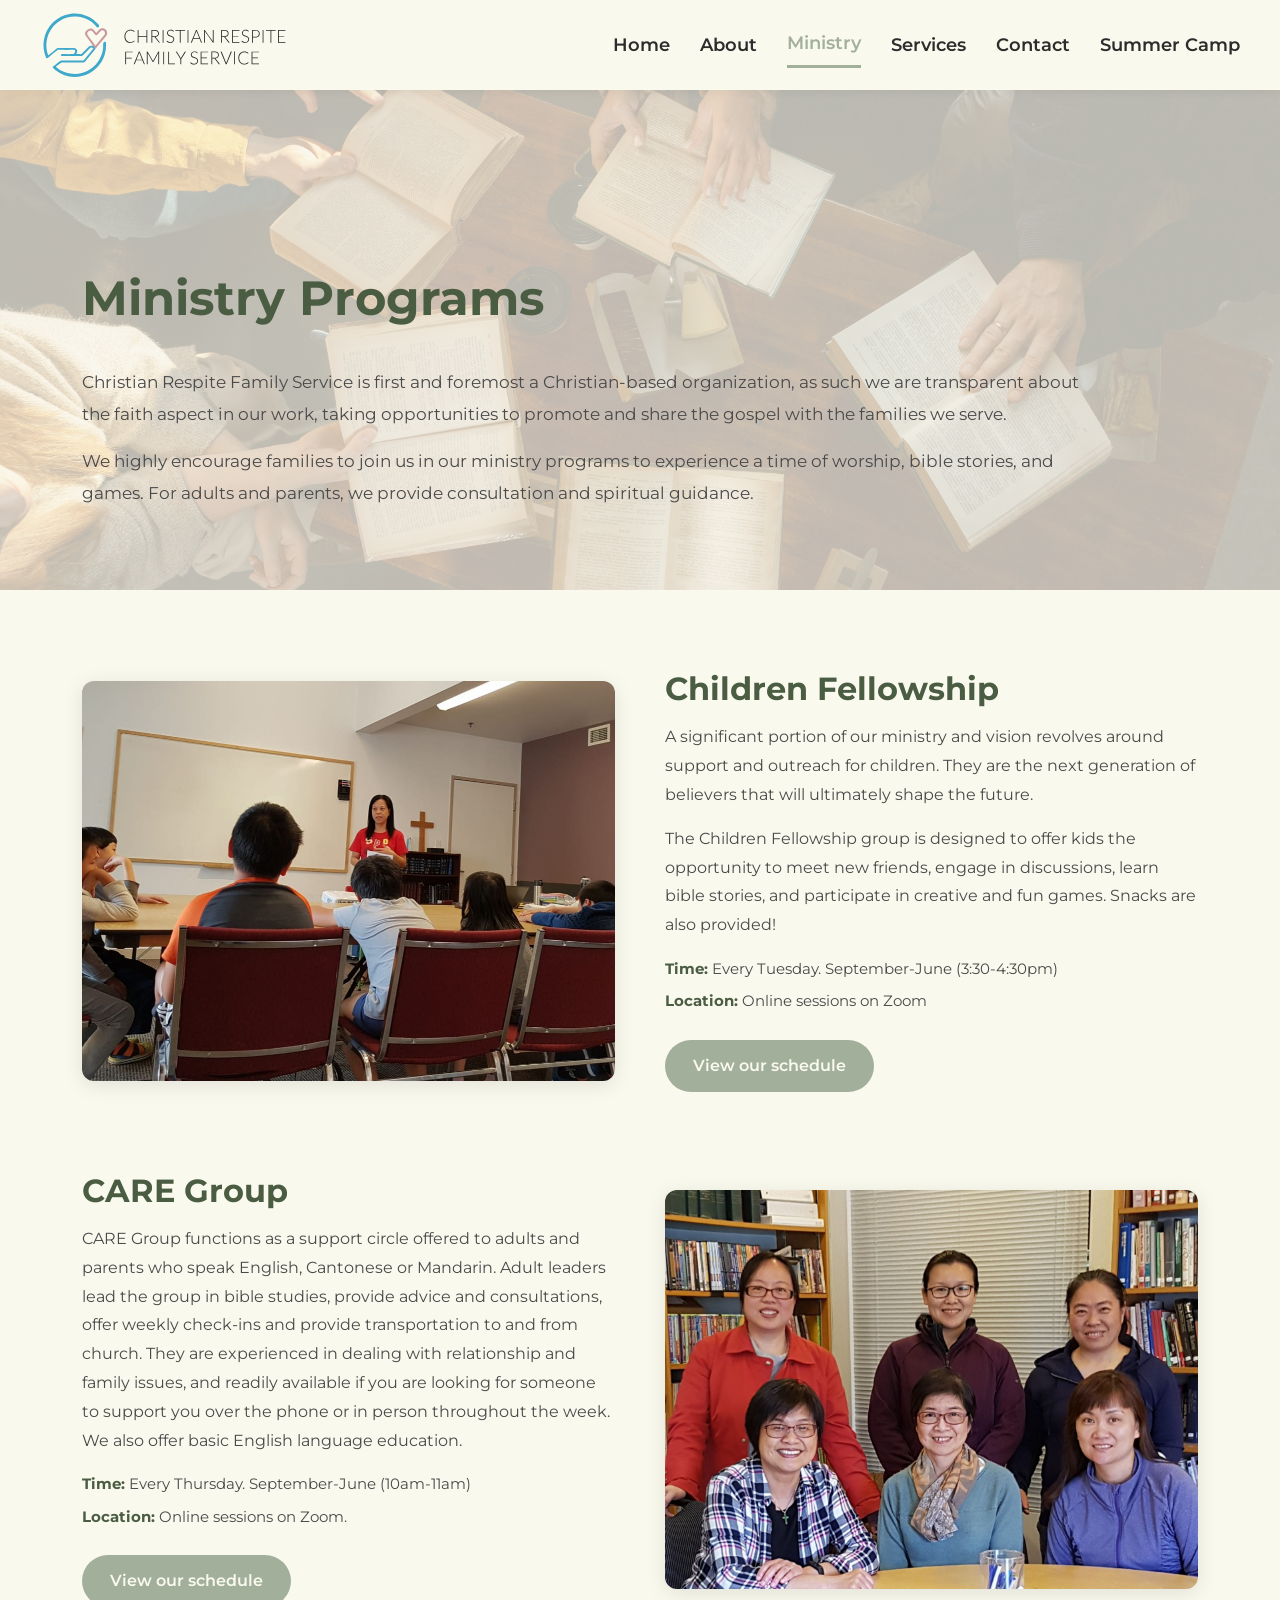
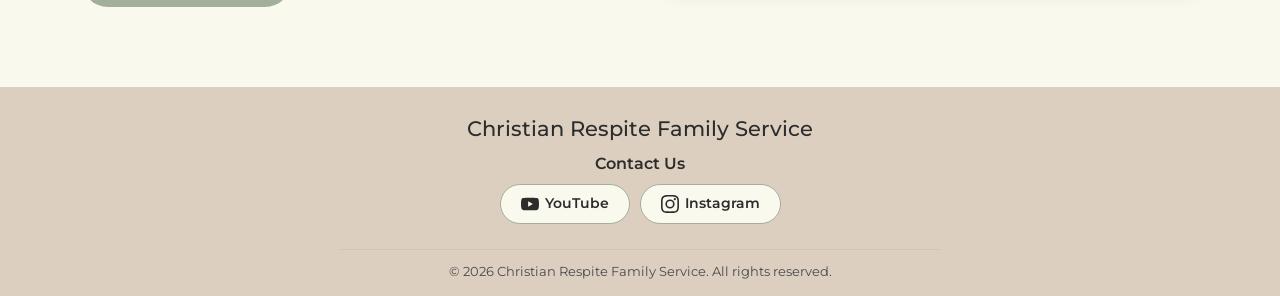
<file: html/ministry.html>
<!DOCTYPE html>
<html lang="en" data-bs-theme="auto">

<head>
    <meta charset="utf-8">
    <meta name="viewport" content="width=device-width, initial-scale=1">
    <title>Ministry - Christian Respite Family Service</title>

    <link href="https://cdn.jsdelivr.net/npm/bootstrap@5.3.2/dist/css/bootstrap.min.css" rel="stylesheet">
    <link href="../css/style.css?v=5" rel="stylesheet">
    <link rel="icon" type="image/svg+xml" href="../images/favicon.svg">
</head>

<body>

    <!-- Row 1 Header -->
    <header>
        <nav class="top-row">
            <div class="logo">
                <a href="index.html">
                    <img src="../images/logo.svg" alt="Christian Respite Family Service">
                </a>
            </div>

            <div class="nav-right">
                <a href="index.html">Home</a>
                <a href="about.html">About</a>
                <a href="ministry.html" class="active">Ministry</a>
                <a href="services.html">Services</a>
                <a href="contact.html">Contact</a>
                <a href="summer_camp.html">Summer Camp</a>
            </div>
        </nav>
    </header>

    <!-- Ministry Programs Panel -->
    <section class="ministry-panel">
        <div class="container">
            <h2>Ministry Programs</h2>
            <p>Christian Respite Family Service is first and foremost a Christian-based organization, as such we are transparent about the faith aspect in our work, taking opportunities to promote and share the gospel with the families we serve.</p>
            <p>We highly encourage families to join us in our ministry programs to experience a time of worship, bible stories, and games. For adults and parents, we provide consultation and spiritual guidance.</p>
        </div>
    </section>

    <!-- Children Fellowship Spotlight -->
    <section class="ministry-spotlight">
        <div class="container">
            <div class="split">
                <div class="split-image">
                    <img src="../images/children-fellowship.jpeg" alt="Children Fellowship">
                </div>
                <div class="split-content">
                    <h2>Children Fellowship</h2>
                    <p>A significant portion of our ministry and vision revolves around support and outreach for children. They are the next generation of believers that will ultimately shape the future.</p>
                    <p>The Children Fellowship group is designed to offer kids the opportunity to meet new friends, engage in discussions, learn bible stories, and participate in creative and fun games. Snacks are also provided!</p>
                    <p class="ministry-info"><strong>Time:</strong> Every Tuesday. September-June (3:30-4:30pm)</p>
                    <p class="ministry-info"><strong>Location:</strong> Online sessions on Zoom</p>
                    <a class="ministry-btn" href="https://drive.google.com/file/d/1dB6UtCi5vwIDfB_cx54nsDeDPbYDlabK/view" target="_blank">View our schedule</a>
                </div>
            </div>
        </div>
    </section>

    <!-- CARE Group Spotlight -->
    <section class="ministry-spotlight reversed">
        <div class="container">
            <div class="split">
                <div class="split-content">
                    <h2>CARE Group</h2>
                    <p>CARE Group functions as a support circle offered to adults and parents who speak English, Cantonese or Mandarin. Adult leaders lead the group in bible studies, provide advice and consultations, offer weekly check-ins and provide transportation to and from church. They are experienced in dealing with relationship and family issues, and readily available if you are looking for someone to support you over the phone or in person throughout the week. We also offer basic English language education.</p>
                    <p class="ministry-info"><strong>Time:</strong> Every Thursday. September-June (10am-11am)</p>
                    <p class="ministry-info"><strong>Location:</strong> Online sessions on Zoom.</p>
                    <a class="ministry-btn" href="https://drive.google.com/file/d/1dB6UtCi5vwIDfB_cx54nsDeDPbYDlabK/view" target="_blank">View our schedule</a>
                </div>
                <div class="split-image">
                    <img src="../images/care-group.jpeg" alt="CARE Group">
                </div>
            </div>
        </div>
    </section>

    <!-- Footer -->
    <footer class="footer">
        <div class="container">
            <div class="footer-content">
                <h3>Christian Respite Family Service</h3>
                
                <div class="contact-section">
                    <span class="contact-label">Contact Us</span>
                    <div class="btn-group">
                        <a href="https://www.youtube.com/@crfsweb8775" class="social-btn youtube" target="_blank">
                            <svg class="icon" xmlns="http://www.w3.org/2000/svg" viewBox="0 0 24 24" width="18" height="18" fill="currentColor" aria-label="YouTube"><path d="M23.498 6.186a3.016 3.016 0 0 0-2.122-2.136C19.505 3.545 12 3.545 12 3.545s-7.505 0-9.377.505A3.017 3.017 0 0 0 .502 6.186C0 8.07 0 12 0 12s0 3.93.502 5.814a3.016 3.016 0 0 0 2.122 2.136c1.871.505 9.376.505 9.376.505s7.505 0 9.377-.505a3.015 3.015 0 0 0 2.122-2.136C24 15.93 24 12 24 12s0-3.93-.502-5.814zM9.545 15.568V8.432L15.818 12l-6.273 3.568z"/></svg> YouTube
                        </a>
                        <a href="https://www.instagram.com/happycrfs/?igsh=cTJuMXF1b21uMXVv#" class="social-btn instagram" target="_blank">
                            <svg class="icon" xmlns="http://www.w3.org/2000/svg" viewBox="0 0 24 24" width="18" height="18" fill="currentColor" aria-label="Instagram"><path d="M12 2.163c3.204 0 3.584.012 4.85.07 3.252.148 4.771 1.691 4.919 4.919.058 1.265.069 1.645.069 4.849 0 3.205-.012 3.584-.069 4.849-.149 3.225-1.664 4.771-4.919 4.919-1.266.058-1.644.07-4.85.07-3.204 0-3.584-.012-4.849-.07-3.26-.149-4.771-1.699-4.919-4.92-.058-1.265-.07-1.644-.07-4.849 0-3.204.013-3.583.07-4.849.149-3.227 1.664-4.771 4.919-4.919 1.266-.057 1.645-.069 4.849-.069zM12 0C8.741 0 8.333.014 7.053.072 2.695.272.273 2.69.073 7.052.014 8.333 0 8.741 0 12c0 3.259.014 3.668.072 4.948.2 4.358 2.618 6.78 6.98 6.98C8.333 23.986 8.741 24 12 24c3.259 0 3.668-.014 4.948-.072 4.354-.2 6.782-2.618 6.979-6.98.059-1.28.073-1.689.073-4.948 0-3.259-.014-3.667-.072-4.947-.196-4.354-2.617-6.78-6.979-6.98C15.668.014 15.259 0 12 0zm0 5.838a6.162 6.162 0 1 0 0 12.324 6.162 6.162 0 0 0 0-12.324zM12 16a4 4 0 1 1 0-8 4 4 0 0 1 0 8zm6.406-11.845a1.44 1.44 0 1 0 0 2.881 1.44 1.44 0 0 0 0-2.881z"/></svg> Instagram
                        </a>
                    </div>
                </div>
            </div>

            <div class="footer-bottom">
                <p>&copy; 2026 Christian Respite Family Service. All rights reserved.</p>
            </div>
        </div>
    </footer>

    <script src="https://cdn.jsdelivr.net/npm/bootstrap@5.3.2/dist/js/bootstrap.bundle.min.js"></script>

</body>
</html>
</file>
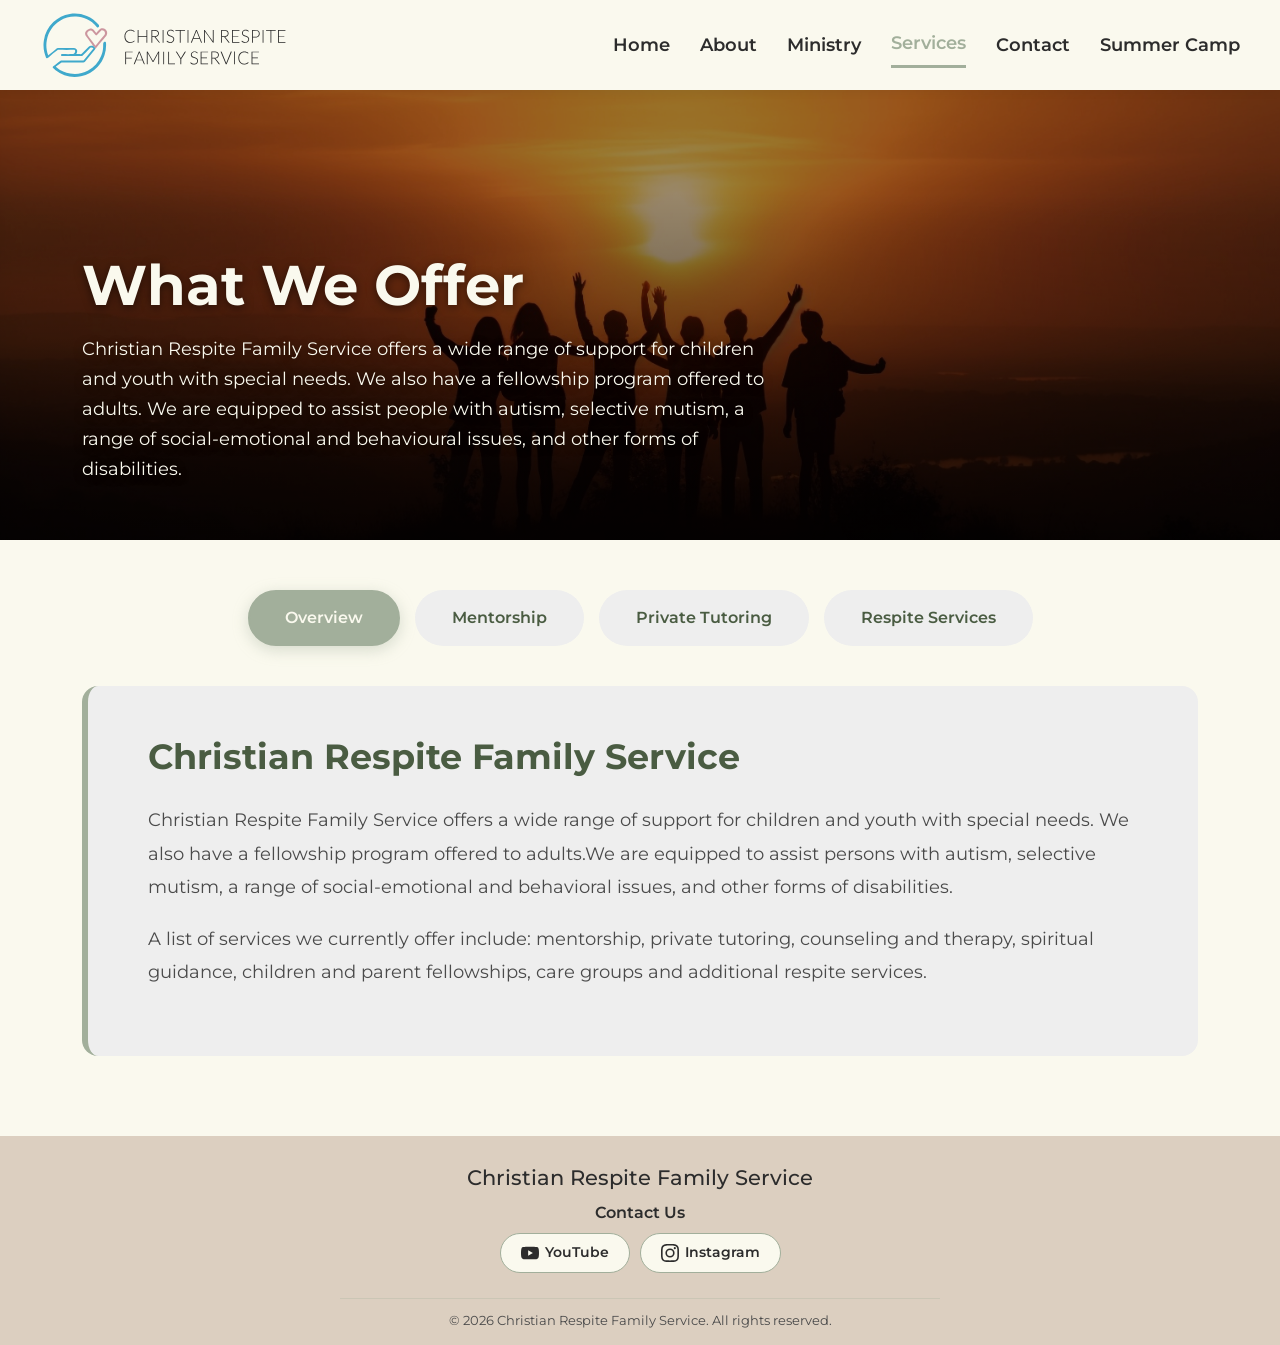
<file: html/services.html>
<!DOCTYPE html>
<html lang="en" data-bs-theme="auto">

<head>
    <meta charset="utf-8">
    <meta name="viewport" content="width=device-width, initial-scale=1">
    <title>Ministry - Christian Respite Family Service</title>

    <link href="https://cdn.jsdelivr.net/npm/bootstrap@5.3.2/dist/css/bootstrap.min.css" rel="stylesheet">
    <link href="../css/style.css?v=5" rel="stylesheet">
    <link rel="icon" type="image/svg+xml" href="../images/favicon.svg">
</head>

<body>

    <!-- Row 1 Header -->
    <header>
        <nav class="top-row">
            <div class="logo">
                <a href="index.html">
                    <img src="../images/logo.svg" alt="Christian Respite Family Service">
                </a>
            </div>

            <div class="nav-right">
                <a href="index.html">Home</a>
                <a href="about.html">About</a>
                <a href="ministry.html">Ministry</a>
                <a href="services.html" class="active">Services</a>
                <a href="contact.html">Contact</a>
                <a href="summer_camp.html">Summer Camp</a>
            </div>
        </nav>
    </header>

    <!-- Row 2 Services -->
    <section class="services-page">
        <!-- Full-Width Hero Image -->
        <div class="services-hero-full">
            <img src="../images/group.jpg" alt="Christian Respite Family Service" class="services-hero-full-img">
            <div class="services-hero-full-overlay">
                <div class="container">
                    <h1>What We Offer</h1>
                    <p>Christian Respite Family Service offers a wide range of support for children and youth with special needs. We also have a fellowship program offered to adults. We are equipped to assist people with autism, selective mutism, a range of social-emotional and behavioural issues, and other forms of disabilities.</p>
                </div>
            </div>
        </div>

        <!-- Categories & Content -->
        <div class="container">
            <!-- Category Buttons -->
            <div class="services-categories">
                <button class="category-btn active" data-target="overview">Overview</button>
                <button class="category-btn" data-target="mentorship">Mentorship</button>
                <button class="category-btn" data-target="tutoring">Private Tutoring</button>
                <button class="category-btn" data-target="respite">Respite Services</button>
            </div>

            <!-- Content Display Area -->
            <div class="services-content-display">
                <div id="service-content" class="service-content-box">
                    <!-- Content will be loaded here -->
                </div>
            </div>
        </div>
    </section>

    <!-- Footer -->
    <footer class="footer">
        <div class="container">
            <div class="footer-content">
                <h3>Christian Respite Family Service</h3>
                
                <div class="contact-section">
                    <span class="contact-label">Contact Us</span>
                    <div class="btn-group">
                        <a href="https://www.youtube.com/@crfsweb8775" class="social-btn youtube" target="_blank">
                            <svg class="icon" xmlns="http://www.w3.org/2000/svg" viewBox="0 0 24 24" width="18" height="18" fill="currentColor" aria-label="YouTube"><path d="M23.498 6.186a3.016 3.016 0 0 0-2.122-2.136C19.505 3.545 12 3.545 12 3.545s-7.505 0-9.377.505A3.017 3.017 0 0 0 .502 6.186C0 8.07 0 12 0 12s0 3.93.502 5.814a3.016 3.016 0 0 0 2.122 2.136c1.871.505 9.376.505 9.376.505s7.505 0 9.377-.505a3.015 3.015 0 0 0 2.122-2.136C24 15.93 24 12 24 12s0-3.93-.502-5.814zM9.545 15.568V8.432L15.818 12l-6.273 3.568z"/></svg> YouTube
                        </a>
                        <a href="https://www.instagram.com/happycrfs/?igsh=cTJuMXF1b21uMXVv#" class="social-btn instagram" target="_blank">
                            <svg class="icon" xmlns="http://www.w3.org/2000/svg" viewBox="0 0 24 24" width="18" height="18" fill="currentColor" aria-label="Instagram"><path d="M12 2.163c3.204 0 3.584.012 4.85.07 3.252.148 4.771 1.691 4.919 4.919.058 1.265.069 1.645.069 4.849 0 3.205-.012 3.584-.069 4.849-.149 3.225-1.664 4.771-4.919 4.919-1.266.058-1.644.07-4.85.07-3.204 0-3.584-.012-4.849-.07-3.26-.149-4.771-1.699-4.919-4.92-.058-1.265-.07-1.644-.07-4.849 0-3.204.013-3.583.07-4.849.149-3.227 1.664-4.771 4.919-4.919 1.266-.057 1.645-.069 4.849-.069zM12 0C8.741 0 8.333.014 7.053.072 2.695.272.273 2.69.073 7.052.014 8.333 0 8.741 0 12c0 3.259.014 3.668.072 4.948.2 4.358 2.618 6.78 6.98 6.98C8.333 23.986 8.741 24 12 24c3.259 0 3.668-.014 4.948-.072 4.354-.2 6.782-2.618 6.979-6.98.059-1.28.073-1.689.073-4.948 0-3.259-.014-3.667-.072-4.947-.196-4.354-2.617-6.78-6.979-6.98C15.668.014 15.259 0 12 0zm0 5.838a6.162 6.162 0 1 0 0 12.324 6.162 6.162 0 0 0 0-12.324zM12 16a4 4 0 1 1 0-8 4 4 0 0 1 0 8zm6.406-11.845a1.44 1.44 0 1 0 0 2.881 1.44 1.44 0 0 0 0-2.881z"/></svg> Instagram
                        </a>
                    </div>
                </div>
            </div>

            <div class="footer-bottom">
                <p>&copy; 2026 Christian Respite Family Service. All rights reserved.</p>
            </div>
        </div>
    </footer>

    <script>
        // Service content data
        const serviceData = {
            overview: {
                title: "Christian Respite Family Service",
                content: `
                    <p>Christian Respite Family Service offers a wide range of support for children and youth with special needs. 
                        We also have a fellowship program offered to adults.​ 
                        We are equipped to assist persons with autism, selective mutism, a range of social-emotional and behavioral issues, and other forms of disabilities.</p>
                    <p>A list of services we currently offer include: mentorship, private tutoring, counseling and therapy, spiritual guidance, children and parent fellowships, care groups and additional respite services.</p>
                `
            },
            mentorship: {
                title: "Mentorship Opportunities",
                content: `
                    <p>We offer mentorship opportunities for children and youth volunteers. 
                        Great exemplary role models are often rare as seen in much of the content that’s easily distributed today on the internet, magazines, music, movies and social media apps. 
                        Our mentorship option therefore sets a model by providing advice, emotional support, leadership training, and resources to assist child development and youths with their planning of future career goals.</p>
                `
            },
            tutoring: {
                title: "Adapting to your child’s needs",
                content: `
                    <p>One of the toughest challenges many public schools are facing is the lack of manpower and resources to properly assist children and youth with special needs. Since conception, CRFS has been in the business of tutoring students attending the Richmond School District programs to individual families looking for affordable and effective solutions in K-12 academics and behavioral support. We adapt to your child's needs, supporting them in accordance to the BC school curriculum as well as providing additional resources to help them succeed in school.</p>
        
                    <p><strong>Credentials & Certification:</strong></p>
                    <p>Our team of tutors consists of university students and school educators with several years of teaching experience. Those certified by RCD are equipped to handle respite services as well.</p>
                    
                    <p><strong>Family Interview</strong></p>
                    <p>A brief meeting held in-person between tutor and family for the purpose of introductions as well as to understand the parent's concerns and needs for their child. The tutor will then be assigned to the child who will work with them on the focus areas as specified by the parent or school as well as work to improve their socio-emotional functioning if necessary.</p>
                    
                    <p><strong>Adaptive Teaching</strong></p>
                    <p>Our tutors utilize various styles of teaching such as games, music and visual art. All material we provide will be appropriate for their grade level and instruction will be based on student's learning ability and pace.</p>
                    
                    <p><strong>Collaboration and Feedback</strong></p>
                    <p>We highly encourage parents to be a part of their child's learning process by working together with our tutor in providing feedback on academic and behavioral progress. This allows us to establish an active line of communication and helps us to identify specific areas that need to be addressed or improved on.</p>
                    
                    <p><strong>School Conferences</strong></p>
                    <p>Upon request, we can set up email correspondence and attend conferences with your child's teachers and EAs to gauge progress and gather additional feedback to cater teaching and material.</p>
                    
                    <p><strong>Scheduling</strong></p>
                    <p>As a rule of thumb, we generally offer 1-2 hour tutoring sessions per child. Depending on their learning needs, we may suggest 2 or more sessions a week. Availability, location and cost is arranged and discussed during family interviews.</p>
                `
            },
            respite: {
                title: "A Tradesman For Any Size Job",
                content: `
                    <p>Our organization provides Respite and First Aid training for committed volunteers and workers. Through RCD, we receive certification to provide respite services to the community.</p>
                    <ul>
                        <li>Assist families with applications for social welfare and funding.</li>
                        <li>Accompany individuals for medical appointments and check-ups.</li>
                        <li>Provide translator (English, Cantonese, Mandarin) for meetings.</li>
                        <li>Transportation.</li>
                    </ul>
                `
            }
        };

        // Get elements
        const buttons = document.querySelectorAll('.category-btn');
        const contentDisplay = document.getElementById('service-content');

        // Set default content (Overview)
        function setDefaultContent() {
            const defaultData = serviceData['overview'];
            contentDisplay.innerHTML = `
                <h2>${defaultData.title}</h2>
                ${defaultData.content}
            `;
        }
        setDefaultContent();

        // Add click event to each button
        buttons.forEach(button => {
            button.addEventListener('click', function() {
                // Remove active class from all buttons
                buttons.forEach(btn => btn.classList.remove('active'));
                // Add active class to clicked button
                this.classList.add('active');

                // Get the target content
                const target = this.getAttribute('data-target');
                const data = serviceData[target];

                // Update the content with animation
                if (data) {
                    contentDisplay.style.opacity = '0';
                    setTimeout(() => {
                        contentDisplay.innerHTML = `
                            <h2>${data.title}</h2>
                            ${data.content}
                        `;
                        contentDisplay.style.opacity = '1';
                    }, 200);
                }
            });
        });
    </script>

    <script src="https://cdn.jsdelivr.net/npm/bootstrap@5.3.2/dist/js/bootstrap.bundle.min.js"></script>

</body>
</html>
</file>
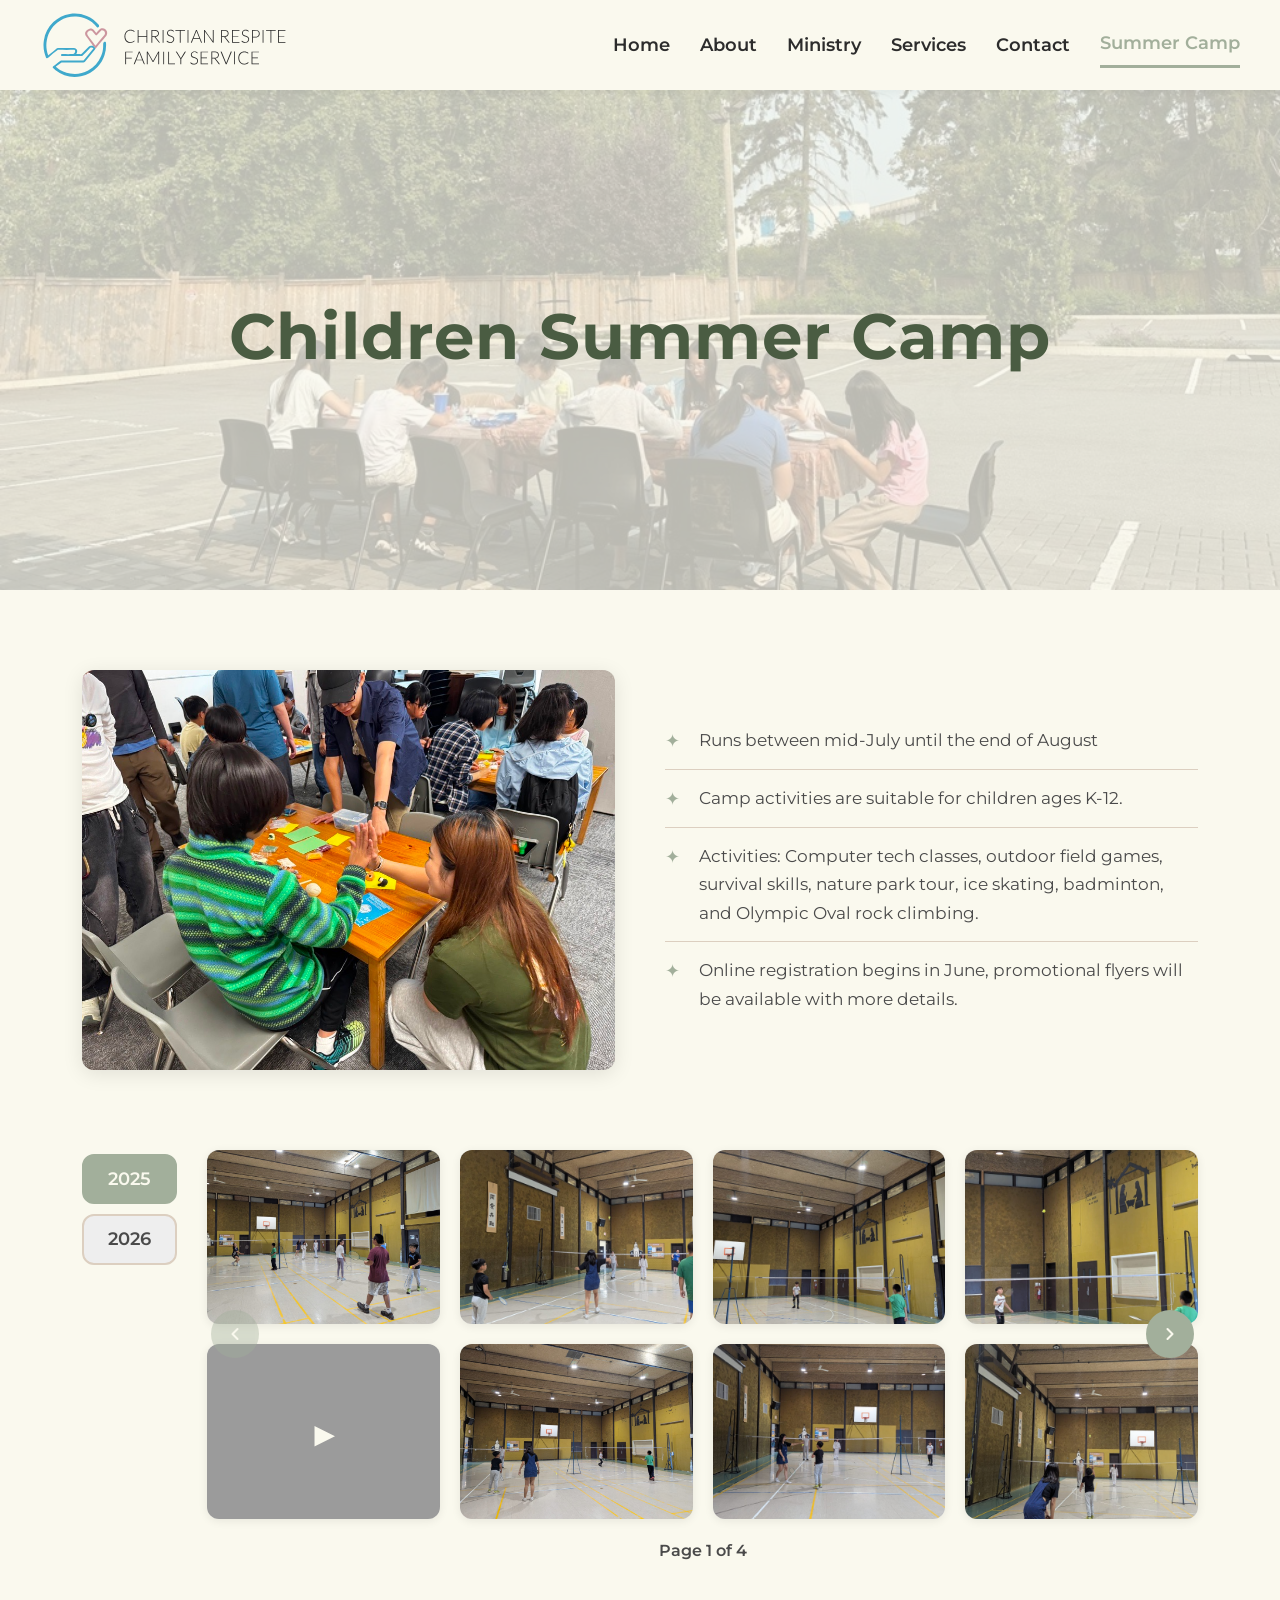
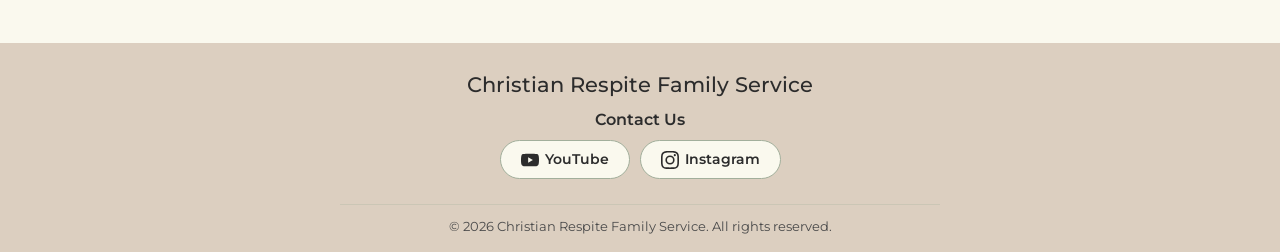
<file: html/summer_camp.html>
<!DOCTYPE html>
<html lang="en" data-bs-theme="auto">

<head>
    <meta charset="utf-8">
    <meta name="viewport" content="width=device-width, initial-scale=1">
    <title>Summer Camp - Christian Respite Family Service</title>

    <link href="https://cdn.jsdelivr.net/npm/bootstrap@5.3.2/dist/css/bootstrap.min.css" rel="stylesheet">
    <link href="../css/style.css?v=5" rel="stylesheet">
    <link rel="icon" type="image/svg+xml" href="../images/favicon.svg">
</head>

<body>

    <!-- Row 1 Header -->
    <header>
        <nav class="top-row">
            <div class="logo">
                <a href="index.html">
                    <img src="../images/logo.svg" alt="Christian Respite Family Service">
                </a>
            </div>

            <div class="nav-right">
                <a href="index.html">Home</a>
                <a href="about.html">About</a>
                <a href="ministry.html">Ministry</a>
                <a href="services.html">Services</a>
                <a href="contact.html">Contact</a>
                <a href="summer_camp.html" class="active">Summer Camp</a>
            </div>
        </nav>
    </header>

    <!-- Summer Camp Hero -->
    <section class="camp-panel">
        <div class="container">
            <h1>Children Summer Camp</h1>
        </div>
    </section>

    <!-- Summer Camp Details -->
    <section class="camp-info">
        <div class="container">
            <div class="split">
                <div class="split-image">
                    <img src="../images/camp2.jpg" alt="Summer Camp Activities">
                </div>
                <div class="split-content">
                    <ul>
                        <li>Runs between mid-July until the end of August</li>
                        <li>Camp activities are suitable for children ages K-12.</li>
                        <li>Activities: Computer tech classes, outdoor field games, survival skills, nature park tour, ice skating, badminton, and Olympic Oval rock climbing.</li>
                        <li>Online registration begins in June, promotional flyers will be available with more details.</li>
                    </ul>
                </div>
            </div>
        </div>
    </section>

    <!-- Summer Camp Gallery -->
    <section class="gallery-panel">
        <div class="container">
            <div class="gallery-layout">
                <div class="gallery-tabs">
                    <button class="gallery-tab active" data-year="2025">2025</button>
                    <button class="gallery-tab" data-year="2026">2026</button>
                </div>

                <div class="gallery-stage">
                    <div class="gallery-viewport">
                        <button class="gallery-nav-btn prev" id="galleryPrev" aria-label="Previous">
                            <svg width="20" height="20" viewBox="0 0 24 24" fill="none" stroke="currentColor" stroke-width="2.5" stroke-linecap="round" stroke-linejoin="round"><polyline points="15 18 9 12 15 6"></polyline></svg>
                        </button>
                        <div class="gallery-pane active" id="gallery-2025">
                        <div class="gallery-grid">
                    <figure class="gallery-item" data-type="image" data-src="../images/summer-camp-2025/WhatsApp Image 2025-07-20 at 18.43.06_e69e04d6.jpg" data-caption="July 20, 2025">
                        <img src="../images/summer-camp-2025/WhatsApp Image 2025-07-20 at 18.43.06_e69e04d6.jpg" alt="Summer Camp 2025">
                    </figure>
                    <figure class="gallery-item" data-type="image" data-src="../images/summer-camp-2025/WhatsApp Image 2025-07-20 at 18.43.03_ec0bcf57.jpg" data-caption="July 20, 2025">
                        <img src="../images/summer-camp-2025/WhatsApp Image 2025-07-20 at 18.43.03_ec0bcf57.jpg" alt="Summer Camp 2025">
                    </figure>
                    <figure class="gallery-item" data-type="image" data-src="../images/summer-camp-2025/WhatsApp Image 2025-07-20 at 18.43.03_1d4fc690.jpg" data-caption="July 20, 2025">
                        <img src="../images/summer-camp-2025/WhatsApp Image 2025-07-20 at 18.43.03_1d4fc690.jpg" alt="Summer Camp 2025">
                    </figure>
                    <figure class="gallery-item" data-type="image" data-src="../images/summer-camp-2025/WhatsApp Image 2025-07-20 at 18.43.03_1b9435db.jpg" data-caption="July 20, 2025">
                        <img src="../images/summer-camp-2025/WhatsApp Image 2025-07-20 at 18.43.03_1b9435db.jpg" alt="Summer Camp 2025">
                    </figure>
                    <figure class="gallery-item" data-type="video" data-src="../images/summer-camp-2025/WhatsApp Video 2025-07-20 at 18.43.02_e1175181.mp4" data-caption="July 20, 2025">
                        <video preload="metadata" muted src="../images/summer-camp-2025/WhatsApp Video 2025-07-20 at 18.43.02_e1175181.mp4"></video>
                        <span class="gallery-play">▶</span>
                    </figure>
                    <figure class="gallery-item" data-type="image" data-src="../images/summer-camp-2025/WhatsApp Image 2025-07-20 at 18.42.59_7ef2a005.jpg" data-caption="July 20, 2025">
                        <img src="../images/summer-camp-2025/WhatsApp Image 2025-07-20 at 18.42.59_7ef2a005.jpg" alt="Summer Camp 2025">
                    </figure>
                    <figure class="gallery-item" data-type="image" data-src="../images/summer-camp-2025/WhatsApp Image 2025-07-20 at 18.42.58_799593c0.jpg" data-caption="July 20, 2025">
                        <img src="../images/summer-camp-2025/WhatsApp Image 2025-07-20 at 18.42.58_799593c0.jpg" alt="Summer Camp 2025">
                    </figure>
                    <figure class="gallery-item" data-type="image" data-src="../images/summer-camp-2025/WhatsApp Image 2025-07-20 at 18.42.56_6e27ac8d.jpg" data-caption="July 20, 2025">
                        <img src="../images/summer-camp-2025/WhatsApp Image 2025-07-20 at 18.42.56_6e27ac8d.jpg" alt="Summer Camp 2025">
                    </figure>
                    <figure class="gallery-item" data-type="image" data-src="../images/summer-camp-2025/WhatsApp Image 2025-07-17 at 17.27.00_92c5883f.jpg" data-caption="July 17, 2025">
                        <img src="../images/summer-camp-2025/WhatsApp Image 2025-07-17 at 17.27.00_92c5883f.jpg" alt="Summer Camp 2025">
                    </figure>
                    <figure class="gallery-item" data-type="video" data-src="../images/summer-camp-2025/WhatsApp Video 2025-07-17 at 16.54.35_84bc1509.mp4" data-caption="July 17, 2025">
                        <video preload="metadata" muted src="../images/summer-camp-2025/WhatsApp Video 2025-07-17 at 16.54.35_84bc1509.mp4"></video>
                        <span class="gallery-play">▶</span>
                    </figure>
                    <figure class="gallery-item" data-type="video" data-src="../images/summer-camp-2025/WhatsApp Video 2025-07-17 at 16.54.21_b811386c.mp4" data-caption="July 17, 2025">
                        <video preload="metadata" muted src="../images/summer-camp-2025/WhatsApp Video 2025-07-17 at 16.54.21_b811386c.mp4"></video>
                        <span class="gallery-play">▶</span>
                    </figure>
                    <figure class="gallery-item" data-type="image" data-src="../images/summer-camp-2025/WhatsApp Image 2025-07-17 at 16.54.15_8789215f.jpg" data-caption="July 17, 2025">
                        <img src="../images/summer-camp-2025/WhatsApp Image 2025-07-17 at 16.54.15_8789215f.jpg" alt="Summer Camp 2025">
                    </figure>
                    <figure class="gallery-item" data-type="video" data-src="../images/summer-camp-2025/WhatsApp Video 2025-07-17 at 16.54.07_c56f66ba.mp4" data-caption="July 17, 2025">
                        <video preload="metadata" muted src="../images/summer-camp-2025/WhatsApp Video 2025-07-17 at 16.54.07_c56f66ba.mp4"></video>
                        <span class="gallery-play">▶</span>
                    </figure>
                    <figure class="gallery-item" data-type="video" data-src="../images/summer-camp-2025/WhatsApp Video 2025-07-17 at 16.41.13_2810b17b.mp4" data-caption="July 17, 2025">
                        <video preload="metadata" muted src="../images/summer-camp-2025/WhatsApp Video 2025-07-17 at 16.41.13_2810b17b.mp4"></video>
                        <span class="gallery-play">▶</span>
                    </figure>
                    <figure class="gallery-item" data-type="image" data-src="../images/summer-camp-2025/WhatsApp Image 2025-07-17 at 16.40.20_6720cd68.jpg" data-caption="July 17, 2025">
                        <img src="../images/summer-camp-2025/WhatsApp Image 2025-07-17 at 16.40.20_6720cd68.jpg" alt="Summer Camp 2025">
                    </figure>
                    <figure class="gallery-item" data-type="image" data-src="../images/summer-camp-2025/WhatsApp Image 2025-07-17 at 16.40.20_30c67ad8.jpg" data-caption="July 17, 2025">
                        <img src="../images/summer-camp-2025/WhatsApp Image 2025-07-17 at 16.40.20_30c67ad8.jpg" alt="Summer Camp 2025">
                    </figure>
                    <figure class="gallery-item" data-type="image" data-src="../images/summer-camp-2025/WhatsApp Image 2025-07-17 at 14.02.08_fdcd5c0c.jpg" data-caption="July 17, 2025">
                        <img src="../images/summer-camp-2025/WhatsApp Image 2025-07-17 at 14.02.08_fdcd5c0c.jpg" alt="Summer Camp 2025">
                    </figure>
                    <figure class="gallery-item" data-type="image" data-src="../images/summer-camp-2025/WhatsApp Image 2025-07-17 at 11.39.48_9521a6a5.jpg" data-caption="July 17, 2025">
                        <img src="../images/summer-camp-2025/WhatsApp Image 2025-07-17 at 11.39.48_9521a6a5.jpg" alt="Summer Camp 2025">
                    </figure>
                    <figure class="gallery-item" data-type="image" data-src="../images/summer-camp-2025/WhatsApp Image 2025-07-17 at 11.39.48_1e323dc6.jpg" data-caption="July 17, 2025">
                        <img src="../images/summer-camp-2025/WhatsApp Image 2025-07-17 at 11.39.48_1e323dc6.jpg" alt="Summer Camp 2025">
                    </figure>
                    <figure class="gallery-item" data-type="image" data-src="../images/summer-camp-2025/WhatsApp Image 2025-07-17 at 11.39.47_6a95fd07.jpg" data-caption="July 17, 2025">
                        <img src="../images/summer-camp-2025/WhatsApp Image 2025-07-17 at 11.39.47_6a95fd07.jpg" alt="Summer Camp 2025">
                    </figure>
                    <figure class="gallery-item" data-type="image" data-src="../images/summer-camp-2025/WhatsApp Image 2025-07-17 at 10.30.15_3d1b6bd8.jpg" data-caption="July 17, 2025">
                        <img src="../images/summer-camp-2025/WhatsApp Image 2025-07-17 at 10.30.15_3d1b6bd8.jpg" alt="Summer Camp 2025">
                    </figure>
                    <figure class="gallery-item" data-type="image" data-src="../images/summer-camp-2025/WhatsApp Image 2025-07-17 at 10.30.14_db98d250.jpg" data-caption="July 17, 2025">
                        <img src="../images/summer-camp-2025/WhatsApp Image 2025-07-17 at 10.30.14_db98d250.jpg" alt="Summer Camp 2025">
                    </figure>
                    <figure class="gallery-item" data-type="image" data-src="../images/summer-camp-2025/WhatsApp Image 2025-07-12 at 18.54.45_1ce87379.jpg" data-caption="July 12, 2025">
                        <img src="../images/summer-camp-2025/WhatsApp Image 2025-07-12 at 18.54.45_1ce87379.jpg" alt="Summer Camp 2025">
                    </figure>
                    <figure class="gallery-item" data-type="video" data-src="../images/summer-camp-2025/WhatsApp Video 2025-07-09 at 17.39.29_f802a775.mp4" data-caption="July 9, 2025">
                        <video preload="metadata" muted src="../images/summer-camp-2025/WhatsApp Video 2025-07-09 at 17.39.29_f802a775.mp4"></video>
                        <span class="gallery-play">▶</span>
                    </figure>
                    <figure class="gallery-item" data-type="video" data-src="../images/summer-camp-2025/WhatsApp Video 2025-07-09 at 14.19.13_da53ba2c.mp4" data-caption="July 9, 2025">
                        <video preload="metadata" muted src="../images/summer-camp-2025/WhatsApp Video 2025-07-09 at 14.19.13_da53ba2c.mp4"></video>
                        <span class="gallery-play">▶</span>
                    </figure>
                    <figure class="gallery-item" data-type="image" data-src="../images/summer-camp-2025/WhatsApp Image 2025-07-09 at 14.19.01_bea1d5f2.jpg" data-caption="July 9, 2025">
                        <img src="../images/summer-camp-2025/WhatsApp Image 2025-07-09 at 14.19.01_bea1d5f2.jpg" alt="Summer Camp 2025">
                    </figure>
                    <figure class="gallery-item" data-type="image" data-src="../images/summer-camp-2025/WhatsApp Image 2025-07-09 at 14.19.01_2bcb128e.jpg" data-caption="July 9, 2025">
                        <img src="../images/summer-camp-2025/WhatsApp Image 2025-07-09 at 14.19.01_2bcb128e.jpg" alt="Summer Camp 2025">
                    </figure>
                    <figure class="gallery-item" data-type="image" data-src="../images/summer-camp-2025/WhatsApp Image 2025-07-09 at 11.55.34_e88cdc24.jpg" data-caption="July 9, 2025">
                        <img src="../images/summer-camp-2025/WhatsApp Image 2025-07-09 at 11.55.34_e88cdc24.jpg" alt="Summer Camp 2025">
                    </figure>
                    <div class="gallery-item gallery-empty"></div>
                    <div class="gallery-item gallery-empty"></div>
                    <div class="gallery-item gallery-empty"></div>
                    <div class="gallery-item gallery-empty"></div>
                    </div>
                    </div>
                    <div class="gallery-pane" id="gallery-2026">
                        <div class="gallery-grid">
                                                <figure class="gallery-item" data-type="video" data-src="../images/summer-camp-2026/VIDEO-2026-08-31-13-22-36.mp4" data-caption="August 31, 2026">
                        <video preload="metadata" muted src="../images/summer-camp-2026/VIDEO-2026-08-31-13-22-36.mp4"></video>
                        <span class="gallery-play">▶</span>
                    </figure>
                    <figure class="gallery-item" data-type="video" data-src="../images/summer-camp-2026/VIDEO-2026-08-31-13-22-34.mp4" data-caption="August 31, 2026">
                        <video preload="metadata" muted src="../images/summer-camp-2026/VIDEO-2026-08-31-13-22-34.mp4"></video>
                        <span class="gallery-play">▶</span>
                    </figure>
                    <figure class="gallery-item" data-type="video" data-src="../images/summer-camp-2026/VIDEO-2026-08-31-13-22-33 2.mp4" data-caption="August 31, 2026">
                        <video preload="metadata" muted src="../images/summer-camp-2026/VIDEO-2026-08-31-13-22-33 2.mp4"></video>
                        <span class="gallery-play">▶</span>
                    </figure>
                    <figure class="gallery-item" data-type="video" data-src="../images/summer-camp-2026/VIDEO-2026-08-31-13-22-33.mp4" data-caption="August 31, 2026">
                        <video preload="metadata" muted src="../images/summer-camp-2026/VIDEO-2026-08-31-13-22-33.mp4"></video>
                        <span class="gallery-play">▶</span>
                    </figure>
                    <figure class="gallery-item" data-type="video" data-src="../images/summer-camp-2026/VIDEO-2026-08-31-13-22-31.mp4" data-caption="August 31, 2026">
                        <video preload="metadata" muted src="../images/summer-camp-2026/VIDEO-2026-08-31-13-22-31.mp4"></video>
                        <span class="gallery-play">▶</span>
                    </figure>
                    <figure class="gallery-item" data-type="video" data-src="../images/summer-camp-2026/VIDEO-2026-08-31-13-22-30.mp4" data-caption="August 31, 2026">
                        <video preload="metadata" muted src="../images/summer-camp-2026/VIDEO-2026-08-31-13-22-30.mp4"></video>
                        <span class="gallery-play">▶</span>
                    </figure>
                    <figure class="gallery-item" data-type="image" data-src="../images/summer-camp-2026/PHOTO-2026-08-31-13-22-25.jpg" data-caption="August 31, 2026">
                        <img src="../images/summer-camp-2026/PHOTO-2026-08-31-13-22-25.jpg" alt="Summer Camp 2026">
                    </figure>
                    <figure class="gallery-item" data-type="image" data-src="../images/summer-camp-2026/PHOTO-2026-08-31-13-22-25 3.jpg" data-caption="August 31, 2026">
                        <img src="../images/summer-camp-2026/PHOTO-2026-08-31-13-22-25 3.jpg" alt="Summer Camp 2026">
                    </figure>
                    <figure class="gallery-item" data-type="image" data-src="../images/summer-camp-2026/PHOTO-2026-08-31-13-22-25 2.jpg" data-caption="August 31, 2026">
                        <img src="../images/summer-camp-2026/PHOTO-2026-08-31-13-22-25 2.jpg" alt="Summer Camp 2026">
                    </figure>
                    <figure class="gallery-item" data-type="image" data-src="../images/summer-camp-2026/PHOTO-2026-08-31-13-22-24.jpg" data-caption="August 31, 2026">
                        <img src="../images/summer-camp-2026/PHOTO-2026-08-31-13-22-24.jpg" alt="Summer Camp 2026">
                    </figure>
                    <figure class="gallery-item" data-type="video" data-src="../images/summer-camp-2026/VIDEO-2026-08-31-13-04-53.mp4" data-caption="August 31, 2026">
                        <video preload="metadata" muted src="../images/summer-camp-2026/VIDEO-2026-08-31-13-04-53.mp4"></video>
                        <span class="gallery-play">▶</span>
                    </figure>
                    <figure class="gallery-item" data-type="image" data-src="../images/summer-camp-2026/PHOTO-2026-08-31-13-04-52.jpg" data-caption="August 31, 2026">
                        <img src="../images/summer-camp-2026/PHOTO-2026-08-31-13-04-52.jpg" alt="Summer Camp 2026">
                    </figure>
                    <figure class="gallery-item" data-type="image" data-src="../images/summer-camp-2026/PHOTO-2026-08-31-13-04-51.jpg" data-caption="August 31, 2026">
                        <img src="../images/summer-camp-2026/PHOTO-2026-08-31-13-04-51.jpg" alt="Summer Camp 2026">
                    </figure>
                    <figure class="gallery-item" data-type="image" data-src="../images/summer-camp-2026/PHOTO-2026-08-31-13-04-51 2.jpg" data-caption="August 31, 2026">
                        <img src="../images/summer-camp-2026/PHOTO-2026-08-31-13-04-51 2.jpg" alt="Summer Camp 2026">
                    </figure>
                    <figure class="gallery-item" data-type="image" data-src="../images/summer-camp-2026/PHOTO-2026-08-31-13-04-49 3.jpg" data-caption="August 31, 2026">
                        <img src="../images/summer-camp-2026/PHOTO-2026-08-31-13-04-49 3.jpg" alt="Summer Camp 2026">
                    </figure>
                    <figure class="gallery-item" data-type="image" data-src="../images/summer-camp-2026/PHOTO-2026-08-31-13-04-49 2.jpg" data-caption="August 31, 2026">
                        <img src="../images/summer-camp-2026/PHOTO-2026-08-31-13-04-49 2.jpg" alt="Summer Camp 2026">
                    </figure>
                    <figure class="gallery-item" data-type="image" data-src="../images/summer-camp-2026/PHOTO-2026-08-31-13-04-49 4.jpg" data-caption="August 31, 2026">
                        <img src="../images/summer-camp-2026/PHOTO-2026-08-31-13-04-49 4.jpg" alt="Summer Camp 2026">
                    </figure>
                    <figure class="gallery-item" data-type="image" data-src="../images/summer-camp-2026/PHOTO-2026-08-31-13-04-49.jpg" data-caption="August 31, 2026">
                        <img src="../images/summer-camp-2026/PHOTO-2026-08-31-13-04-49.jpg" alt="Summer Camp 2026">
                    </figure>
                    <figure class="gallery-item" data-type="image" data-src="../images/summer-camp-2026/PHOTO-2026-08-28-01-56-39 7.jpg" data-caption="August 28, 2026">
                        <img src="../images/summer-camp-2026/PHOTO-2026-08-28-01-56-39 7.jpg" alt="Summer Camp 2026">
                    </figure>
                    <figure class="gallery-item" data-type="image" data-src="../images/summer-camp-2026/PHOTO-2026-08-28-01-56-39 6.jpg" data-caption="August 28, 2026">
                        <img src="../images/summer-camp-2026/PHOTO-2026-08-28-01-56-39 6.jpg" alt="Summer Camp 2026">
                    </figure>
                    <figure class="gallery-item" data-type="image" data-src="../images/summer-camp-2026/PHOTO-2026-08-28-01-56-39 5.jpg" data-caption="August 28, 2026">
                        <img src="../images/summer-camp-2026/PHOTO-2026-08-28-01-56-39 5.jpg" alt="Summer Camp 2026">
                    </figure>
                    <figure class="gallery-item" data-type="image" data-src="../images/summer-camp-2026/PHOTO-2026-08-28-01-56-39 8.jpg" data-caption="August 28, 2026">
                        <img src="../images/summer-camp-2026/PHOTO-2026-08-28-01-56-39 8.jpg" alt="Summer Camp 2026">
                    </figure>
                    <figure class="gallery-item" data-type="image" data-src="../images/summer-camp-2026/PHOTO-2026-08-28-01-56-39.jpg" data-caption="August 28, 2026">
                        <img src="../images/summer-camp-2026/PHOTO-2026-08-28-01-56-39.jpg" alt="Summer Camp 2026">
                    </figure>
                    <figure class="gallery-item" data-type="image" data-src="../images/summer-camp-2026/PHOTO-2026-08-28-01-56-39 9.jpg" data-caption="August 28, 2026">
                        <img src="../images/summer-camp-2026/PHOTO-2026-08-28-01-56-39 9.jpg" alt="Summer Camp 2026">
                    </figure>
                    <figure class="gallery-item" data-type="image" data-src="../images/summer-camp-2026/PHOTO-2026-08-28-01-56-39 3.jpg" data-caption="August 28, 2026">
                        <img src="../images/summer-camp-2026/PHOTO-2026-08-28-01-56-39 3.jpg" alt="Summer Camp 2026">
                    </figure>
                    <figure class="gallery-item" data-type="image" data-src="../images/summer-camp-2026/PHOTO-2026-08-28-01-56-39 2.jpg" data-caption="August 28, 2026">
                        <img src="../images/summer-camp-2026/PHOTO-2026-08-28-01-56-39 2.jpg" alt="Summer Camp 2026">
                    </figure>
                    <figure class="gallery-item" data-type="image" data-src="../images/summer-camp-2026/PHOTO-2026-08-28-01-56-39 4.jpg" data-caption="August 28, 2026">
                        <img src="../images/summer-camp-2026/PHOTO-2026-08-28-01-56-39 4.jpg" alt="Summer Camp 2026">
                    </figure>
                    <figure class="gallery-item" data-type="image" data-src="../images/summer-camp-2026/PHOTO-2026-08-28-01-56-38 3.jpg" data-caption="August 28, 2026">
                        <img src="../images/summer-camp-2026/PHOTO-2026-08-28-01-56-38 3.jpg" alt="Summer Camp 2026">
                    </figure>
                    <figure class="gallery-item" data-type="image" data-src="../images/summer-camp-2026/PHOTO-2026-08-28-01-56-38 2.jpg" data-caption="August 28, 2026">
                        <img src="../images/summer-camp-2026/PHOTO-2026-08-28-01-56-38 2.jpg" alt="Summer Camp 2026">
                    </figure>
                    <figure class="gallery-item" data-type="image" data-src="../images/summer-camp-2026/PHOTO-2026-08-28-01-56-38.jpg" data-caption="August 28, 2026">
                        <img src="../images/summer-camp-2026/PHOTO-2026-08-28-01-56-38.jpg" alt="Summer Camp 2026">
                    </figure>
                    <figure class="gallery-item" data-type="image" data-src="../images/summer-camp-2026/PHOTO-2026-08-28-01-56-36.jpg" data-caption="August 28, 2026">
                        <img src="../images/summer-camp-2026/PHOTO-2026-08-28-01-56-36.jpg" alt="Summer Camp 2026">
                    </figure>
                    <figure class="gallery-item" data-type="image" data-src="../images/summer-camp-2026/PHOTO-2026-08-27-16-46-06.jpg" data-caption="August 27, 2026">
                        <img src="../images/summer-camp-2026/PHOTO-2026-08-27-16-46-06.jpg" alt="Summer Camp 2026">
                    </figure>
                    <figure class="gallery-item" data-type="image" data-src="../images/summer-camp-2026/PHOTO-2026-08-27-16-46-04.jpg" data-caption="August 27, 2026">
                        <img src="../images/summer-camp-2026/PHOTO-2026-08-27-16-46-04.jpg" alt="Summer Camp 2026">
                    </figure>
                    <figure class="gallery-item" data-type="video" data-src="../images/summer-camp-2026/VIDEO-2026-08-26-16-32-26.mp4" data-caption="August 26, 2026">
                        <video preload="metadata" muted src="../images/summer-camp-2026/VIDEO-2026-08-26-16-32-26.mp4"></video>
                        <span class="gallery-play">▶</span>
                    </figure>
                    <figure class="gallery-item" data-type="image" data-src="../images/summer-camp-2026/PHOTO-2026-08-21-18-22-54.jpg" data-caption="August 21, 2026">
                        <img src="../images/summer-camp-2026/PHOTO-2026-08-21-18-22-54.jpg" alt="Summer Camp 2026">
                    </figure>
                    <figure class="gallery-item" data-type="image" data-src="../images/summer-camp-2026/PHOTO-2026-08-21-18-22-51.jpg" data-caption="August 21, 2026">
                        <img src="../images/summer-camp-2026/PHOTO-2026-08-21-18-22-51.jpg" alt="Summer Camp 2026">
                    </figure>
                    <figure class="gallery-item" data-type="image" data-src="../images/summer-camp-2026/PHOTO-2026-08-21-15-18-00.jpg" data-caption="August 21, 2026">
                        <img src="../images/summer-camp-2026/PHOTO-2026-08-21-15-18-00.jpg" alt="Summer Camp 2026">
                    </figure>
                    <figure class="gallery-item" data-type="image" data-src="../images/summer-camp-2026/PHOTO-2026-08-21-15-18-00 2.jpg" data-caption="August 21, 2026">
                        <img src="../images/summer-camp-2026/PHOTO-2026-08-21-15-18-00 2.jpg" alt="Summer Camp 2026">
                    </figure>
                    <figure class="gallery-item" data-type="image" data-src="../images/summer-camp-2026/PHOTO-2026-08-21-15-18-00 3.jpg" data-caption="August 21, 2026">
                        <img src="../images/summer-camp-2026/PHOTO-2026-08-21-15-18-00 3.jpg" alt="Summer Camp 2026">
                    </figure>
                    <figure class="gallery-item" data-type="image" data-src="../images/summer-camp-2026/PHOTO-2026-08-21-15-17-59.jpg" data-caption="August 21, 2026">
                        <img src="../images/summer-camp-2026/PHOTO-2026-08-21-15-17-59.jpg" alt="Summer Camp 2026">
                    </figure>
                    <figure class="gallery-item" data-type="image" data-src="../images/summer-camp-2026/PHOTO-2026-08-21-15-17-56.jpg" data-caption="August 21, 2026">
                        <img src="../images/summer-camp-2026/PHOTO-2026-08-21-15-17-56.jpg" alt="Summer Camp 2026">
                    </figure>
                    <figure class="gallery-item" data-type="image" data-src="../images/summer-camp-2026/PHOTO-2026-08-21-15-17-55.jpg" data-caption="August 21, 2026">
                        <img src="../images/summer-camp-2026/PHOTO-2026-08-21-15-17-55.jpg" alt="Summer Camp 2026">
                    </figure>
                    <figure class="gallery-item" data-type="image" data-src="../images/summer-camp-2026/PHOTO-2026-08-21-15-17-54.jpg" data-caption="August 21, 2026">
                        <img src="../images/summer-camp-2026/PHOTO-2026-08-21-15-17-54.jpg" alt="Summer Camp 2026">
                    </figure>
                    <figure class="gallery-item" data-type="image" data-src="../images/summer-camp-2026/PHOTO-2026-08-21-15-17-50.jpg" data-caption="August 21, 2026">
                        <img src="../images/summer-camp-2026/PHOTO-2026-08-21-15-17-50.jpg" alt="Summer Camp 2026">
                    </figure>
                    <figure class="gallery-item" data-type="image" data-src="../images/summer-camp-2026/PHOTO-2026-08-21-15-17-49.jpg" data-caption="August 21, 2026">
                        <img src="../images/summer-camp-2026/PHOTO-2026-08-21-15-17-49.jpg" alt="Summer Camp 2026">
                    </figure>
                    <figure class="gallery-item" data-type="image" data-src="../images/summer-camp-2026/PHOTO-2026-08-21-15-07-46.jpg" data-caption="August 21, 2026">
                        <img src="../images/summer-camp-2026/PHOTO-2026-08-21-15-07-46.jpg" alt="Summer Camp 2026">
                    </figure>
                    <figure class="gallery-item" data-type="image" data-src="../images/summer-camp-2026/PHOTO-2026-08-21-15-07-46 2.jpg" data-caption="August 21, 2026">
                        <img src="../images/summer-camp-2026/PHOTO-2026-08-21-15-07-46 2.jpg" alt="Summer Camp 2026">
                    </figure>
                    <figure class="gallery-item" data-type="video" data-src="../images/summer-camp-2026/VIDEO-2026-08-21-15-05-11.mp4" data-caption="August 21, 2026">
                        <video preload="metadata" muted src="../images/summer-camp-2026/VIDEO-2026-08-21-15-05-11.mp4"></video>
                        <span class="gallery-play">▶</span>
                    </figure>
                    <figure class="gallery-item" data-type="image" data-src="../images/summer-camp-2026/PHOTO-2026-08-21-15-05-11.jpg" data-caption="August 21, 2026">
                        <img src="../images/summer-camp-2026/PHOTO-2026-08-21-15-05-11.jpg" alt="Summer Camp 2026">
                    </figure>
                    <figure class="gallery-item" data-type="image" data-src="../images/summer-camp-2026/PHOTO-2026-08-21-15-04-29.jpg" data-caption="August 21, 2026">
                        <img src="../images/summer-camp-2026/PHOTO-2026-08-21-15-04-29.jpg" alt="Summer Camp 2026">
                    </figure>
                    <figure class="gallery-item" data-type="video" data-src="../images/summer-camp-2026/VIDEO-2026-08-21-15-03-09.mp4" data-caption="August 21, 2026">
                        <video preload="metadata" muted src="../images/summer-camp-2026/VIDEO-2026-08-21-15-03-09.mp4"></video>
                        <span class="gallery-play">▶</span>
                    </figure>
                    <figure class="gallery-item" data-type="image" data-src="../images/summer-camp-2026/PHOTO-2026-08-21-15-01-29.jpg" data-caption="August 21, 2026">
                        <img src="../images/summer-camp-2026/PHOTO-2026-08-21-15-01-29.jpg" alt="Summer Camp 2026">
                    </figure>
                    <figure class="gallery-item" data-type="image" data-src="../images/summer-camp-2026/PHOTO-2026-08-21-15-01-17.jpg" data-caption="August 21, 2026">
                        <img src="../images/summer-camp-2026/PHOTO-2026-08-21-15-01-17.jpg" alt="Summer Camp 2026">
                    </figure>
                    <figure class="gallery-item" data-type="image" data-src="../images/summer-camp-2026/PHOTO-2026-08-20-23-16-20.jpg" data-caption="August 20, 2026">
                        <img src="../images/summer-camp-2026/PHOTO-2026-08-20-23-16-20.jpg" alt="Summer Camp 2026">
                    </figure>
                    <figure class="gallery-item" data-type="video" data-src="../images/summer-camp-2026/VIDEO-2026-08-20-20-07-03.mp4" data-caption="August 20, 2026">
                        <video preload="metadata" muted src="../images/summer-camp-2026/VIDEO-2026-08-20-20-07-03.mp4"></video>
                        <span class="gallery-play">▶</span>
                    </figure>
                    <figure class="gallery-item" data-type="video" data-src="../images/summer-camp-2026/VIDEO-2026-08-20-20-07-02.mp4" data-caption="August 20, 2026">
                        <video preload="metadata" muted src="../images/summer-camp-2026/VIDEO-2026-08-20-20-07-02.mp4"></video>
                        <span class="gallery-play">▶</span>
                    </figure>
                    <figure class="gallery-item" data-type="image" data-src="../images/summer-camp-2026/PHOTO-2026-08-20-20-04-27.jpg" data-caption="August 20, 2026">
                        <img src="../images/summer-camp-2026/PHOTO-2026-08-20-20-04-27.jpg" alt="Summer Camp 2026">
                    </figure>
                    <figure class="gallery-item" data-type="image" data-src="../images/summer-camp-2026/PHOTO-2026-08-20-20-04-27 2.jpg" data-caption="August 20, 2026">
                        <img src="../images/summer-camp-2026/PHOTO-2026-08-20-20-04-27 2.jpg" alt="Summer Camp 2026">
                    </figure>
                    <figure class="gallery-item" data-type="video" data-src="../images/summer-camp-2026/VIDEO-2026-08-20-19-53-04.mp4" data-caption="August 20, 2026">
                        <video preload="metadata" muted src="../images/summer-camp-2026/VIDEO-2026-08-20-19-53-04.mp4"></video>
                        <span class="gallery-play">▶</span>
                    </figure>
                    <figure class="gallery-item" data-type="image" data-src="../images/summer-camp-2026/PHOTO-2026-08-20-19-53-04.jpg" data-caption="August 20, 2026">
                        <img src="../images/summer-camp-2026/PHOTO-2026-08-20-19-53-04.jpg" alt="Summer Camp 2026">
                    </figure>
                    <figure class="gallery-item" data-type="image" data-src="../images/summer-camp-2026/PHOTO-2026-08-20-19-50-43.jpg" data-caption="August 20, 2026">
                        <img src="../images/summer-camp-2026/PHOTO-2026-08-20-19-50-43.jpg" alt="Summer Camp 2026">
                    </figure>
                    <figure class="gallery-item" data-type="image" data-src="../images/summer-camp-2026/PHOTO-2026-08-20-17-43-31.jpg" data-caption="August 20, 2026">
                        <img src="../images/summer-camp-2026/PHOTO-2026-08-20-17-43-31.jpg" alt="Summer Camp 2026">
                    </figure>
                    <figure class="gallery-item" data-type="video" data-src="../images/summer-camp-2026/VIDEO-2026-08-20-17-42-22.mp4" data-caption="August 20, 2026">
                        <video preload="metadata" muted src="../images/summer-camp-2026/VIDEO-2026-08-20-17-42-22.mp4"></video>
                        <span class="gallery-play">▶</span>
                    </figure>
                    <figure class="gallery-item" data-type="video" data-src="../images/summer-camp-2026/VIDEO-2026-08-19-16-24-54.mp4" data-caption="August 19, 2026">
                        <video preload="metadata" muted src="../images/summer-camp-2026/VIDEO-2026-08-19-16-24-54.mp4"></video>
                        <span class="gallery-play">▶</span>
                    </figure>
                    <figure class="gallery-item" data-type="video" data-src="../images/summer-camp-2026/VIDEO-2026-08-19-16-17-13.mp4" data-caption="August 19, 2026">
                        <video preload="metadata" muted src="../images/summer-camp-2026/VIDEO-2026-08-19-16-17-13.mp4"></video>
                        <span class="gallery-play">▶</span>
                    </figure>
                    <figure class="gallery-item" data-type="video" data-src="../images/summer-camp-2026/VIDEO-2026-08-19-16-16-54.mp4" data-caption="August 19, 2026">
                        <video preload="metadata" muted src="../images/summer-camp-2026/VIDEO-2026-08-19-16-16-54.mp4"></video>
                        <span class="gallery-play">▶</span>
                    </figure>
                    <figure class="gallery-item" data-type="image" data-src="../images/summer-camp-2026/PHOTO-2026-08-19-16-14-55.jpg" data-caption="August 19, 2026">
                        <img src="../images/summer-camp-2026/PHOTO-2026-08-19-16-14-55.jpg" alt="Summer Camp 2026">
                    </figure>
                    <figure class="gallery-item" data-type="image" data-src="../images/summer-camp-2026/PHOTO-2026-08-19-16-14-53.jpg" data-caption="August 19, 2026">
                        <img src="../images/summer-camp-2026/PHOTO-2026-08-19-16-14-53.jpg" alt="Summer Camp 2026">
                    </figure>
                    <figure class="gallery-item" data-type="video" data-src="../images/summer-camp-2026/VIDEO-2026-08-19-16-06-37.mp4" data-caption="August 19, 2026">
                        <video preload="metadata" muted src="../images/summer-camp-2026/VIDEO-2026-08-19-16-06-37.mp4"></video>
                        <span class="gallery-play">▶</span>
                    </figure>
                    <figure class="gallery-item" data-type="video" data-src="../images/summer-camp-2026/VIDEO-2026-08-19-16-06-37 2.mp4" data-caption="August 19, 2026">
                        <video preload="metadata" muted src="../images/summer-camp-2026/VIDEO-2026-08-19-16-06-37 2.mp4"></video>
                        <span class="gallery-play">▶</span>
                    </figure>
                    <figure class="gallery-item" data-type="image" data-src="../images/summer-camp-2026/PHOTO-2026-08-17-16-24-26 2.jpg" data-caption="August 17, 2026">
                        <img src="../images/summer-camp-2026/PHOTO-2026-08-17-16-24-26 2.jpg" alt="Summer Camp 2026">
                    </figure>
                    <figure class="gallery-item" data-type="image" data-src="../images/summer-camp-2026/PHOTO-2026-08-17-16-24-26 3.jpg" data-caption="August 17, 2026">
                        <img src="../images/summer-camp-2026/PHOTO-2026-08-17-16-24-26 3.jpg" alt="Summer Camp 2026">
                    </figure>
                    <figure class="gallery-item" data-type="image" data-src="../images/summer-camp-2026/PHOTO-2026-08-17-16-24-26.jpg" data-caption="August 17, 2026">
                        <img src="../images/summer-camp-2026/PHOTO-2026-08-17-16-24-26.jpg" alt="Summer Camp 2026">
                    </figure>
                    <figure class="gallery-item" data-type="image" data-src="../images/summer-camp-2026/PHOTO-2026-08-17-15-58-10.jpg" data-caption="August 17, 2026">
                        <img src="../images/summer-camp-2026/PHOTO-2026-08-17-15-58-10.jpg" alt="Summer Camp 2026">
                    </figure>
                    <figure class="gallery-item" data-type="image" data-src="../images/summer-camp-2026/PHOTO-2026-08-17-15-58-09.jpg" data-caption="August 17, 2026">
                        <img src="../images/summer-camp-2026/PHOTO-2026-08-17-15-58-09.jpg" alt="Summer Camp 2026">
                    </figure>
                    <figure class="gallery-item" data-type="image" data-src="../images/summer-camp-2026/PHOTO-2026-08-14-17-44-04.jpg" data-caption="August 14, 2026">
                        <img src="../images/summer-camp-2026/PHOTO-2026-08-14-17-44-04.jpg" alt="Summer Camp 2026">
                    </figure>
                    <figure class="gallery-item" data-type="image" data-src="../images/summer-camp-2026/PHOTO-2026-08-14-17-44-04 2.jpg" data-caption="August 14, 2026">
                        <img src="../images/summer-camp-2026/PHOTO-2026-08-14-17-44-04 2.jpg" alt="Summer Camp 2026">
                    </figure>
                    <figure class="gallery-item" data-type="image" data-src="../images/summer-camp-2026/PHOTO-2026-08-14-17-42-24.jpg" data-caption="August 14, 2026">
                        <img src="../images/summer-camp-2026/PHOTO-2026-08-14-17-42-24.jpg" alt="Summer Camp 2026">
                    </figure>
                    <figure class="gallery-item" data-type="image" data-src="../images/summer-camp-2026/PHOTO-2026-08-14-17-37-36.jpg" data-caption="August 14, 2026">
                        <img src="../images/summer-camp-2026/PHOTO-2026-08-14-17-37-36.jpg" alt="Summer Camp 2026">
                    </figure>
                    <figure class="gallery-item" data-type="image" data-src="../images/summer-camp-2026/PHOTO-2026-08-14-15-56-55.jpg" data-caption="August 14, 2026">
                        <img src="../images/summer-camp-2026/PHOTO-2026-08-14-15-56-55.jpg" alt="Summer Camp 2026">
                    </figure>
                    <figure class="gallery-item" data-type="image" data-src="../images/summer-camp-2026/PHOTO-2026-08-14-12-20-33.jpg" data-caption="August 14, 2026">
                        <img src="../images/summer-camp-2026/PHOTO-2026-08-14-12-20-33.jpg" alt="Summer Camp 2026">
                    </figure>
                    <figure class="gallery-item" data-type="image" data-src="../images/summer-camp-2026/PHOTO-2026-08-14-12-20-32.jpg" data-caption="August 14, 2026">
                        <img src="../images/summer-camp-2026/PHOTO-2026-08-14-12-20-32.jpg" alt="Summer Camp 2026">
                    </figure>
                    <figure class="gallery-item" data-type="image" data-src="../images/summer-camp-2026/PHOTO-2026-08-14-12-16-35 2.jpg" data-caption="August 14, 2026">
                        <img src="../images/summer-camp-2026/PHOTO-2026-08-14-12-16-35 2.jpg" alt="Summer Camp 2026">
                    </figure>
                    <figure class="gallery-item" data-type="image" data-src="../images/summer-camp-2026/PHOTO-2026-08-14-12-16-35.jpg" data-caption="August 14, 2026">
                        <img src="../images/summer-camp-2026/PHOTO-2026-08-14-12-16-35.jpg" alt="Summer Camp 2026">
                    </figure>
                    <figure class="gallery-item" data-type="image" data-src="../images/summer-camp-2026/PHOTO-2026-08-14-12-10-59.jpg" data-caption="August 14, 2026">
                        <img src="../images/summer-camp-2026/PHOTO-2026-08-14-12-10-59.jpg" alt="Summer Camp 2026">
                    </figure>
                    <figure class="gallery-item" data-type="image" data-src="../images/summer-camp-2026/PHOTO-2026-08-14-12-10-57.jpg" data-caption="August 14, 2026">
                        <img src="../images/summer-camp-2026/PHOTO-2026-08-14-12-10-57.jpg" alt="Summer Camp 2026">
                    </figure>
                    <figure class="gallery-item" data-type="image" data-src="../images/summer-camp-2026/PHOTO-2026-08-12-16-45-09.jpg" data-caption="August 12, 2026">
                        <img src="../images/summer-camp-2026/PHOTO-2026-08-12-16-45-09.jpg" alt="Summer Camp 2026">
                    </figure>
                    <figure class="gallery-item" data-type="image" data-src="../images/summer-camp-2026/PHOTO-2026-08-12-16-11-43.jpg" data-caption="August 12, 2026">
                        <img src="../images/summer-camp-2026/PHOTO-2026-08-12-16-11-43.jpg" alt="Summer Camp 2026">
                    </figure>
                    <figure class="gallery-item" data-type="image" data-src="../images/summer-camp-2026/PHOTO-2026-08-11-13-42-17.jpg" data-caption="August 11, 2026">
                        <img src="../images/summer-camp-2026/PHOTO-2026-08-11-13-42-17.jpg" alt="Summer Camp 2026">
                    </figure>
                    <figure class="gallery-item" data-type="image" data-src="../images/summer-camp-2026/PHOTO-2026-08-11-13-08-12.jpg" data-caption="August 11, 2026">
                        <img src="../images/summer-camp-2026/PHOTO-2026-08-11-13-08-12.jpg" alt="Summer Camp 2026">
                    </figure>
                    <figure class="gallery-item" data-type="video" data-src="../images/summer-camp-2026/VIDEO-2026-07-08-17-06-12.mp4" data-caption="July 8, 2026">
                        <video preload="metadata" muted src="../images/summer-camp-2026/VIDEO-2026-07-08-17-06-12.mp4"></video>
                        <span class="gallery-play">▶</span>
                    </figure>
                    <figure class="gallery-item" data-type="image" data-src="../images/summer-camp-2026/PHOTO-2026-07-08-16-48-35.jpg" data-caption="July 8, 2026">
                        <img src="../images/summer-camp-2026/PHOTO-2026-07-08-16-48-35.jpg" alt="Summer Camp 2026">
                    </figure>
                    <figure class="gallery-item" data-type="image" data-src="../images/summer-camp-2026/PHOTO-2026-07-08-16-48-34.jpg" data-caption="July 8, 2026">
                        <img src="../images/summer-camp-2026/PHOTO-2026-07-08-16-48-34.jpg" alt="Summer Camp 2026">
                    </figure>
                    <figure class="gallery-item" data-type="video" data-src="../images/summer-camp-2026/VIDEO-2026-07-07-21-11-44.mp4" data-caption="July 7, 2026">
                        <video preload="metadata" muted src="../images/summer-camp-2026/VIDEO-2026-07-07-21-11-44.mp4"></video>
                        <span class="gallery-play">▶</span>
                    </figure>
                    <figure class="gallery-item" data-type="image" data-src="../images/summer-camp-2026/PHOTO-2026-07-07-21-11-41.jpg" data-caption="July 7, 2026">
                        <img src="../images/summer-camp-2026/PHOTO-2026-07-07-21-11-41.jpg" alt="Summer Camp 2026">
                    </figure>
                    <div class="gallery-item gallery-empty"></div>
</div>
                        </div>
                        <button class="gallery-nav-btn next" id="galleryNext" aria-label="Next">
                            <svg width="20" height="20" viewBox="0 0 24 24" fill="none" stroke="currentColor" stroke-width="2.5" stroke-linecap="round" stroke-linejoin="round"><polyline points="9 18 15 12 9 6"></polyline></svg>
                        </button>
                    </div>
                    <div class="gallery-nav">
                        <span class="gallery-page-info" id="galleryPageInfo"></span>
                    </div>
                </div>
            </div>
        </div>
    </section>

    <!-- Lightbox Modal -->
    <div class="modal fade gallery-modal" id="galleryModal" tabindex="-1" aria-hidden="true">
        <div class="modal-dialog modal-dialog-centered modal-xl">
            <div class="modal-content">
                <button type="button" class="gallery-close" id="galleryModalClose" aria-label="Close">&times;</button>
                <div class="modal-body" id="galleryModalContent"></div>
            </div>
        </div>
    </div>

    <!-- Footer -->
    <footer class="footer">
        <div class="container">
            <div class="footer-content">
                <h3>Christian Respite Family Service</h3>
                
                <div class="contact-section">
                    <span class="contact-label">Contact Us</span>
                    <div class="btn-group">
                        <a href="https://www.youtube.com/@crfsweb8775" class="social-btn youtube" target="_blank">
                            <svg class="icon" xmlns="http://www.w3.org/2000/svg" viewBox="0 0 24 24" width="18" height="18" fill="currentColor" aria-label="YouTube"><path d="M23.498 6.186a3.016 3.016 0 0 0-2.122-2.136C19.505 3.545 12 3.545 12 3.545s-7.505 0-9.377.505A3.017 3.017 0 0 0 .502 6.186C0 8.07 0 12 0 12s0 3.93.502 5.814a3.016 3.016 0 0 0 2.122 2.136c1.871.505 9.376.505 9.376.505s7.505 0 9.377-.505a3.015 3.015 0 0 0 2.122-2.136C24 15.93 24 12 24 12s0-3.93-.502-5.814zM9.545 15.568V8.432L15.818 12l-6.273 3.568z"/></svg> YouTube
                        </a>
                        <a href="https://www.instagram.com/happycrfs/?igsh=cTJuMXF1b21uMXVv#" class="social-btn instagram" target="_blank">
                            <svg class="icon" xmlns="http://www.w3.org/2000/svg" viewBox="0 0 24 24" width="18" height="18" fill="currentColor" aria-label="Instagram"><path d="M12 2.163c3.204 0 3.584.012 4.85.07 3.252.148 4.771 1.691 4.919 4.919.058 1.265.069 1.645.069 4.849 0 3.205-.012 3.584-.069 4.849-.149 3.225-1.664 4.771-4.919 4.919-1.266.058-1.644.07-4.85.07-3.204 0-3.584-.012-4.849-.07-3.26-.149-4.771-1.699-4.919-4.92-.058-1.265-.07-1.644-.07-4.849 0-3.204.013-3.583.07-4.849.149-3.227 1.664-4.771 4.919-4.919 1.266-.057 1.645-.069 4.849-.069zM12 0C8.741 0 8.333.014 7.053.072 2.695.272.273 2.69.073 7.052.014 8.333 0 8.741 0 12c0 3.259.014 3.668.072 4.948.2 4.358 2.618 6.78 6.98 6.98C8.333 23.986 8.741 24 12 24c3.259 0 3.668-.014 4.948-.072 4.354-.2 6.782-2.618 6.979-6.98.059-1.28.073-1.689.073-4.948 0-3.259-.014-3.667-.072-4.947-.196-4.354-2.617-6.78-6.979-6.98C15.668.014 15.259 0 12 0zm0 5.838a6.162 6.162 0 1 0 0 12.324 6.162 6.162 0 0 0 0-12.324zM12 16a4 4 0 1 1 0-8 4 4 0 0 1 0 8zm6.406-11.845a1.44 1.44 0 1 0 0 2.881 1.44 1.44 0 0 0 0-2.881z"/></svg> Instagram
                        </a>
                    </div>
                </div>
            </div>

            <div class="footer-bottom">
                <p>&copy; 2026 Christian Respite Family Service. All rights reserved.</p>
            </div>
        </div>
    </footer>

    <script src="https://cdn.jsdelivr.net/npm/bootstrap@5.3.2/dist/js/bootstrap.bundle.min.js"></script>

    <script>
        var pageSize = 8;
        var currentPage = 0;
        var activeYear = '2025';
        var galleryPageInfo = document.getElementById('galleryPageInfo');
        var galleryPrev = document.getElementById('galleryPrev');
        var galleryNext = document.getElementById('galleryNext');

        function updateGallery(direction) {
            var grid = document.querySelector('#gallery-' + activeYear + ' .gallery-grid');
            if (grid) {
                grid.classList.remove('anim-next', 'anim-prev');
                void grid.offsetWidth;
                if (direction === 'next') grid.classList.add('anim-next');
                if (direction === 'prev') grid.classList.add('anim-prev');
            }
            var items = document.querySelectorAll('#gallery-' + activeYear + ' .gallery-item');
            var pages = Math.max(1, Math.ceil(items.length / pageSize));
            if (currentPage > pages - 1) currentPage = pages - 1;
            if (currentPage < 0) currentPage = 0;
            items.forEach(function (item, i) {
                item.style.display = (Math.floor(i / pageSize) === currentPage) ? '' : 'none';
            });
            galleryPageInfo.textContent = 'Page ' + (currentPage + 1) + ' of ' + pages;
            galleryPrev.disabled = currentPage === 0;
            galleryNext.disabled = currentPage >= pages - 1;
        }

        document.querySelectorAll('.gallery-tab').forEach(function (tab) {
            tab.addEventListener('click', function () {
                document.querySelectorAll('.gallery-tab').forEach(function (t) { t.classList.remove('active'); });
                tab.classList.add('active');
                document.querySelectorAll('.gallery-pane').forEach(function (pane) { pane.classList.remove('active'); });
                var target = document.getElementById('gallery-' + tab.dataset.year);
                if (target) target.classList.add('active');
                activeYear = tab.dataset.year;
                currentPage = 0;
                updateGallery();
            });
        });

        galleryPrev.addEventListener('click', function () {
            if (currentPage > 0) { currentPage--; updateGallery('prev'); }
        });

        galleryNext.addEventListener('click', function () {
            var pages = Math.max(1, Math.ceil(document.querySelectorAll('#gallery-' + activeYear + ' .gallery-item').length / pageSize));
            if (currentPage < pages - 1) { currentPage++; updateGallery('next'); }
        });

        updateGallery();

        var galleryModal = document.getElementById('galleryModal');
        var modalBody = document.getElementById('galleryModalContent');

        document.querySelectorAll('.gallery-item').forEach(function (item) {
            item.addEventListener('click', function () {
                if (!item.dataset.src) return;
                var src = item.dataset.src;
                var type = item.dataset.type;
                var caption = item.dataset.caption || '';
                if (type === 'video') {
                    modalBody.innerHTML = '<video class="gallery-lightbox-video" src="' + src + '" controls autoplay></video>'
                        + '<p class="gallery-caption">' + caption + '</p>';
                } else {
                    modalBody.innerHTML = '<img class="gallery-lightbox-img" src="' + src + '" alt="' + caption + '">'
                        + '<p class="gallery-caption">' + caption + '</p>';
                }
                bootstrap.Modal.getOrCreateInstance(galleryModal).show();
            });
        });

        galleryModal.addEventListener('hidden.bs.modal', function () {
            modalBody.innerHTML = '';
        });

        document.getElementById('galleryModalClose').addEventListener('click', function () {
            bootstrap.Modal.getInstance(galleryModal).hide();
        });

        galleryModal.addEventListener('click', function (e) {
            if (!modalBody.contains(e.target)) return;
            var media = modalBody.firstElementChild;
            if (media && media !== e.target && !media.contains(e.target)) {
                bootstrap.Modal.getInstance(galleryModal).hide();
            }
        });
    </script>

</body>
</html>
</file>
<file: css/style.css>
@import url('https://fonts.googleapis.com/css2?family=Montserrat:wght@400;500;600;700;800&display=swap');

/* ===== RESET & BASE ===== */
* {
    margin: 0;
    padding: 0;
    box-sizing: border-box;
}

body {
    font-family: 'Montserrat', sans-serif;
    background-color: #FAF9EE;
    padding-top: 90px;
}

header {
    font-weight: bold;
    position: fixed;
    top: 0;
    left: 0;
    width: 100%;
    z-index: 1000;
    background-color: #FAF9EE;
    box-shadow: 0 2px 10px rgba(0, 0, 0, 0.05);
}

/* ===== ROW 1 - HEADER (BIGGER NAV) ===== */
.top-row {
    display: flex;
    align-items: center;
    justify-content: space-between;
    height: 90px;
    padding: 0 40px;
    background-color: #FAF9EE;
    gap: 20px;
}

.logo {
    height: 90%;
    display: flex;
    align-items: center;
    flex-shrink: 0;
}

.logo a {
    display: flex;
    align-items: center;
    height: 90%;
    width: 90%;
    text-decoration: none;
    cursor: pointer;
}

.logo a img {
    max-height: 90%;
    height: 90%;
    width: auto;
    object-fit: contain;
    display: block;
}

.nav-right {
    display: flex;
    align-items: center;
    gap: 30px;
    margin-left: auto;
}

.nav-right a {
    text-decoration: none;
    color: #2c2c2c;
    transition: 0.3s ease;
    font-weight: 600;
    padding: 8px 0;
    position: relative;
    font-size: 1.1rem;
}

.nav-right a::after {
    content: '';
    position: absolute;
    bottom: -2px;
    left: 0;
    width: 0;
    height: 2px;
    background-color: #A2AF9B;
    transition: 0.3s ease;
}

.nav-right a:hover::after {
    width: 100%;
}

.nav-right a:hover {
    color: #A2AF9B;
}

.nav-right a.active {
    color: #A2AF9B;
    border-bottom: 3px solid #A2AF9B;
}

/* ===== ROW 2 - CAROUSEL ===== */
#myCarousel {
    margin-bottom: 0;
    margin-top: 0;
}

.carousel-item {
    height: 32rem;
    background-color: #DCCFC0;
}

.carousel-item::before {
    content: '';
    position: absolute;
    inset: 0;
    background: rgba(0, 0, 0, 0.4);
    z-index: 1;
}

.carousel-img {
    width: 100%;
    height: 32rem;
    object-fit: cover;
    object-position: center;
    display: block;
}

.carousel-caption {
    bottom: 3rem;
    z-index: 10;
    padding: 2rem;
}

.carousel-caption h1 {
    font-family: 'Montserrat', sans-serif;
    font-size: 3rem;
    font-weight: bold;
    margin-bottom: 1rem;
    color: #FAF9EE;
    text-shadow: 0 2px 12px rgba(0, 0, 0, 0.6);
}

.carousel-caption p {
    font-size: 1.2rem;
    margin-bottom: 1.5rem;
    color: #FAF9EE;
    text-shadow: 0 2px 8px rgba(0, 0, 0, 0.5);
}

.carousel-btn {
    background-color: #A2AF9B;
    color: #FAF9EE;
    border: none;
    border-radius: 25px;
    padding: 12px 30px;
    text-decoration: none;
    display: inline-block;
    font-weight: bold;
    transition: 0.3s;
}

.carousel-btn:hover {
    background-color: #8a9a82;
    color: #FAF9EE;
    transform: translateY(-2px);
    box-shadow: 0 4px 15px rgba(162, 175, 155, 0.5);
}

.carousel-indicators {
    bottom: 20px;
}

.carousel-indicators [data-bs-target] {
    box-sizing: border-box;
    flex: 0 0 auto;
    width: 12px;
    height: 12px;
    border-radius: 50%;
    margin: 0 8px;
    padding: 0;
    background-color: transparent;
    background-clip: padding-box;
    border: 2px solid rgba(255, 255, 255, 0.85);
    border-top: 2px solid rgba(255, 255, 255, 0.85);
    border-bottom: 2px solid rgba(255, 255, 255, 0.85);
    box-shadow: none;
    text-indent: -9999px;
    opacity: 1;
    transition: background-color 0.3s ease, border-color 0.3s ease, transform 0.3s ease;
}

.carousel-indicators [data-bs-target]:hover {
    border-color: #fff;
    transform: scale(1.1);
}

.carousel-indicators [data-bs-target].active {
    background-color: #fff;
    border-color: #fff;
}

/* ===== ROW 3 - SERVICES SECTION ===== */
.services-section {
    padding: 100px 0;
    background-color: #FAF9EE;
    position: relative;
}

.services-content {
    max-width: 1200px;
    margin: 0 auto;
    padding: 0 40px;
    display: grid;
    grid-template-columns: 1.4fr 1fr;
    gap: 60px;
    align-items: center;
}

/* ===== LEFT - TEXT CONTENT ===== */
.services-text {
    text-align: left;
}

.services-tag {
    display: inline-block;
    font-size: 0.85rem;
    font-weight: 600;
    color: #A2AF9B;
    text-transform: uppercase;
    letter-spacing: 3px;
    margin-bottom: 15px;
    background: rgba(162, 175, 155, 0.12);
    padding: 6px 16px;
    border-radius: 20px;
}

.services-text h2 {
    font-size: 2.8rem;
    color: #4a5c42;
    font-weight: bold;
    line-height: 1.2;
    margin-bottom: 25px;
}

.services-description {
    font-size: 1.05rem;
    color: #4a4a4a;
    line-height: 1.9;
    margin-bottom: 18px;
    max-width: 600px;
}

.services-btn-wrapper {
    margin-top: 30px;
}

.services-btn {
    display: inline-flex;
    align-items: center;
    gap: 12px;
    background-color: #A2AF9B;
    color: #FAF9EE;
    border: none;
    border-radius: 50px;
    padding: 16px 35px 16px 40px;
    text-decoration: none;
    font-weight: 600;
    font-size: 1.05rem;
    transition: all 0.3s ease;
    position: relative;
    overflow: hidden;
}

.services-btn::before {
    content: '';
    position: absolute;
    top: 0;
    left: -100%;
    width: 100%;
    height: 100%;
    background: linear-gradient(90deg, transparent, rgba(255, 255, 255, 0.15), transparent);
    transition: left 0.6s ease;
}

.services-btn:hover::before {
    left: 100%;
}

.services-btn:hover {
    background-color: #8a9a82;
    color: #FAF9EE;
    transform: translateY(-3px);
    box-shadow: 0 8px 30px rgba(162, 175, 155, 0.4);
}

.services-btn:active {
    transform: translateY(0px);
}

.btn-arrow {
    width: 20px;
    height: 20px;
    stroke: currentColor;
    transition: transform 0.3s ease;
}

.services-btn:hover .btn-arrow {
    transform: translateX(4px);
}

/* ===== RIGHT - VISUAL CARDS ===== */
.services-visual {
    display: flex;
    flex-direction: column;
    gap: 20px;
}

.visual-card {
    background: #EEEEEE;
    padding: 25px 30px;
    border-radius: 16px;
    transition: all 0.3s ease;
    border-left: 4px solid #A2AF9B;
    box-shadow: 0 2px 10px rgba(0, 0, 0, 0.04);
}

.visual-card:hover {
    transform: translateX(8px);
    background: #FAF9EE;
    box-shadow: 0 8px 25px rgba(0, 0, 0, 0.08);
    border-left: 4px solid #DCCFC0;
}

.visual-icon {
    font-size: 2rem;
    margin-bottom: 8px;
    display: block;
}

.visual-card h4 {
    font-size: 1.1rem;
    color: #4a5c42;
    font-weight: 700;
    margin-bottom: 4px;
}

.visual-card p {
    font-size: 0.9rem;
    color: #6a6a6a;
    margin-bottom: 0;
}

/* ===== SECTION DIVIDER ===== */
.section-divider {
    display: flex;
    align-items: center;
    justify-content: center;
    max-width: 600px;
    margin: 0 auto 50px;
    padding: 0 20px;
}

.divider-line {
    width: 100%;
    height: 3px;
    background: linear-gradient(90deg, transparent, #A2AF9B, #DCCFC0, #A2AF9B, transparent);
    border-radius: 2px;
}

/* ===== ROW 3 - HERO CARDS ===== */
.hero-container {
    display: grid;
    gap: 30px;
    padding: 0 40px;
    max-width: 1200px;
    margin: 0 auto 60px;
    grid-template-columns: repeat(3, 1fr);
}

.hero-card {
    text-align: center;
    padding: 35px 20px;
    border-radius: 12px;
    background: #EEEEEE;
    transition: all 0.3s ease;
    cursor: pointer;
    box-shadow: 0 2px 10px rgba(0, 0, 0, 0.06);
    border: 3px solid transparent;
    min-height: 280px;
    display: flex;
    flex-direction: column;
    align-items: center;
    justify-content: center;
}

.hero-card:hover {
    transform: translateY(-8px);
    box-shadow: 0 15px 35px rgba(0, 0, 0, 0.10);
}

.hero-card.active {
    border-color: #A2AF9B;
    transform: translateY(-8px);
    box-shadow: 0 15px 35px rgba(0, 0, 0, 0.10);
    background-color: #FAF9EE;
}

/* ===== ICON + NUMBER SIDE BY SIDE ===== */
.hero-stat-row {
    display: flex;
    align-items: center;
    justify-content: center;
    gap: 20px;
    margin-bottom: 5px;
}

.hero-icon {
    font-size: 4rem;
    color: #4a5c42;
    transition: transform 0.3s ease, color 0.3s ease;
    line-height: 1;
    flex-shrink: 0;
}

.hero-stat-row h2 {
    font-size: 3.5rem;
    color: #4a5c42;
    margin-bottom: 0;
    font-weight: bold;
    line-height: 1;
}

.hero-card:hover .hero-icon {
    transform: scale(1.08);
    color: #6a8a5a;
}

.hero-card.active .hero-icon {
    color: #3a6a2a;
}

.hero-card p {
    color: #5a5a5a;
    margin-bottom: 0;
    font-size: 1.15rem;
    font-weight: 500;
}

/* ===== ROW 5 - FOOTER ===== */
.footer {
    background-color: #DCCFC0;
    color: #2c2c2c;
    padding: 30px 0 15px;
    text-align: center;
}

.footer-content {
    max-width: 600px;
    margin: 0 auto;
    padding: 0 20px 25px;
    border-bottom: 1px solid rgba(162, 175, 155, 0.3);
}

.footer-content h3 {
    font-size: 1.3rem;
    margin-bottom: 10px;
    color: #2c2c2c;
}

/* ===== ABOUT - VISION PANEL ===== */
.vision-panel {
    padding: 80px 0;
}

.vision-grid {
    display: grid;
    grid-template-columns: 1fr 1fr;
    gap: 50px;
    align-items: center;
}

.vision-content h3 {
    font-size: 1.2rem;
    color: #A2AF9B;
    text-transform: uppercase;
    letter-spacing: 2px;
    margin-bottom: 10px;
    font-weight: bold;
}

.vision-content h2 {
    font-size: 2.2rem;
    color: #4a5c42;
    margin-bottom: 20px;
    font-weight: bold;
    line-height: 1.3;
}

.vision-content p {
    font-size: 1.1rem;
    color: #4a4a4a;
    line-height: 1.8;
}

.vision-image img {
    width: 100%;
    height: 400px;
    object-fit: cover;
    border-radius: 12px;
    box-shadow: 0 4px 20px rgba(0, 0, 0, 0.1);
}

/* ===== ABOUT - VALUES TIMELINE ===== */
.values-timeline {
    padding: 20px 0 50px;
    background: linear-gradient(180deg, #DCCFC0 0%, #FAF9EE 100%);
}

.values-title {
    font-size: 2rem;
    color: #4a5c42;
    margin: 0 0 20px;
    font-weight: bold;
    text-align: left;
}

.timeline {
    position: relative;
    max-width: 900px;
    margin: 0 auto;
    padding: 10px 0;
}

.timeline::before {
    content: '';
    position: absolute;
    top: 0;
    left: 50%;
    transform: translateX(-50%);
    width: 4px;
    height: 100%;
    background: #A2AF9B;
}

.timeline-row {
    position: relative;
    width: 100%;
    padding: 18px 0;
}

.timeline-item {
    position: relative;
    height: 40px;
}

/* Horizontal lines touch the center line */
.timeline-line {
    position: absolute;
    top: 50%;
    height: 3px;
    background: #A2AF9B;
    width: 120px;
    margin-top: -1.5px;
}

/* Odd rows: line + value extend to the LEFT of the center line */
.timeline-row:nth-child(odd) .timeline-line {
    right: 50%;
}

.timeline-row:nth-child(odd) .timeline-value {
    position: absolute;
    right: calc(50% + 120px + 15px);
    top: 50%;
    transform: translateY(-50%);
    white-space: nowrap;
}

/* Even rows: line + value extend to the RIGHT of the center line */
.timeline-row:nth-child(even) .timeline-line {
    left: 50%;
}

.timeline-row:nth-child(even) .timeline-value {
    position: absolute;
    left: calc(50% + 120px + 15px);
    top: 50%;
    transform: translateY(-50%);
    white-space: nowrap;
}

.timeline-value {
    font-size: 1.5rem;
    font-weight: bold;
    color: #4a5c42;
    letter-spacing: 1px;
}

/* ===== BOARD OF DIRECTORS ===== */
.board-directors {
    padding: 40px 0;
    background: #FAF9EE;
}

.board-title {
    font-size: clamp(1.8rem, 4vw, 3rem);
    color: #4a5c42;
    font-weight: bold;
    text-align: center;
    letter-spacing: 1px;
    max-width: 1200px;
    margin: 0 auto;
    padding: 0 20px;
}

/* ===== DIRECTOR PROFILE ===== */
.director-profile {
    padding: 50px 0 80px;
    background: #FAF9EE;
}

.director-bubble {
    display: flex;
    align-items: center;
    gap: 40px;
    max-width: 1200px;
    margin: 0 auto;
    padding: 40px;
    background: #EEEEEE;
    border-radius: 24px;
    box-shadow: 0 6px 30px rgba(0, 0, 0, 0.08);
    border: 2px solid #DCCFC0;
}

.director-headshot {
    flex-shrink: 0;
}

.director-headshot img {
    width: 220px;
    height: 220px;
    object-fit: cover;
    border-radius: 18px;
    box-shadow: 0 4px 15px rgba(0, 0, 0, 0.12);
    display: block;
}

.director-info {
    flex: 1;
}

.director-name {
    font-size: 1.8rem;
    font-weight: bold;
    color: #4a5c42;
    letter-spacing: 1px;
    margin-bottom: 5px;
}

.director-role {
    font-size: 1.1rem;
    font-weight: bold;
    color: #A2AF9B;
    text-transform: uppercase;
    letter-spacing: 1px;
    margin-bottom: 15px;
}

.director-bio {
    font-size: 1rem;
    color: #4a4a4a;
    line-height: 1.8;
    margin: 0;
}

/* ===== DIRECTORS GRID ===== */
.directors-grid {
    padding: 0 0 80px;
    background: #FAF9EE;
}

.directors-grid .container {
    display: grid;
    grid-template-columns: 1fr 1fr;
    gap: 40px;
    max-width: 1200px;
    margin: 0 auto;
    padding: 0;
}

.director-card {
    display: flex;
    align-items: flex-start;
    gap: 25px;
    padding: 30px;
    background: #EEEEEE;
    border-radius: 24px;
    box-shadow: 0 6px 30px rgba(0, 0, 0, 0.08);
    border: 2px solid #DCCFC0;
    min-height: 240px;
}

.director-card .director-headshot {
    flex-shrink: 0;
}

.director-card .director-headshot img {
    width: 140px;
    height: 140px;
    object-fit: cover;
    border-radius: 14px;
    box-shadow: 0 4px 15px rgba(0, 0, 0, 0.12);
    display: block;
}

.director-card .director-name {
    font-size: 1.3rem;
}

.director-card .director-bio {
    font-size: 0.9rem;
}

.director-card .director-bio.small {
    font-size: 0.65rem;
    line-height: 1.6;
}

/* ===== TESTIMONIAL ===== */
.testimonial-section {
    padding: 0 0 80px;
    background: #FAF9EE;
}

.testimonial-bubble {
    max-width: 1200px;
    margin: 0 auto;
    padding: 40px;
    background: #DCCFC0;
    border: 2px solid #A2AF9B;
    border-radius: 24px;
    box-shadow: 0 6px 30px rgba(0, 0, 0, 0.08);
}

.testimonial-bubble p {
    font-size: 1.05rem;
    color: #4a4a4a;
    line-height: 1.9;
    margin: 0 0 20px;
}

.testimonial-bubble blockquote {
    margin: 0 0 20px;
    padding: 20px 25px;
    border-left: 4px solid #A2AF9B;
    background: #FAF9EE;
    border-radius: 8px;
    font-size: 1.05rem;
    font-style: italic;
    color: #4a5c42;
}

.testimonial-author {
    font-size: 1.1rem;
    font-weight: bold;
    color: #A2AF9B;
    margin: 0;
}

.footer-content p {
    line-height: 1.4;
    margin-bottom: 15px;
    color: #3d3d3d;
    font-size: 0.95rem;
}

.contact-section {
    display: flex;
    flex-direction: column;
    align-items: center;
    gap: 8px;
}

.contact-label {
    font-weight: 600;
    font-size: 1rem;
    color: #2c2c2c;
}

.btn-group {
    display: flex;
    gap: 10px;
    flex-wrap: wrap;
    justify-content: center;
}

.social-btn {
    display: inline-flex;
    align-items: center;
    gap: 6px;
    padding: 8px 20px;
    border-radius: 40px;
    text-decoration: none;
    font-weight: 600;
    font-size: 0.9rem;
    transition: 0.3s;
    background: #FAF9EE;
    color: #2c2c2c;
    border: 1px solid #A2AF9B;
}

.social-btn:hover {
    transform: translateY(-3px);
    box-shadow: 0 6px 16px rgba(0, 0, 0, 0.10);
}

.social-btn.youtube:hover {
    background: #FF0000;
    border-color: #FF0000;
    color: #FAF9EE;
}

.social-btn.instagram:hover {
    background: #d62976;
    border-color: #d62976;
    color: #FAF9EE;
}

.social-btn .icon {
    font-size: 1.1rem;
    line-height: 1;
}

.footer-bottom {
    padding: 12px 20px 0;
    text-align: center;
}

.footer-bottom p {
    color: #4a4a4a;
    font-size: 0.8rem;
    margin: 0;
}

/* ===== MINISTRY - INTRO PANEL ===== */
.ministry-panel {
    position: relative;
    width: 100%;
    min-height: 500px;
    padding: 80px 0;
    display: flex;
    align-items: flex-end;
    background-color: #EEEEEE;
    background-image: url('../images/group_reading.jpg');
    background-size: cover;
    background-position: center;
    background-repeat: no-repeat;
    text-align: left;
}

.ministry-panel::before {
    content: '';
    position: absolute;
    inset: 0;
    background: rgba(250, 249, 238, 0.75);
    z-index: 0;
}

.ministry-panel .container {
    position: relative;
    width: 100%;
    z-index: 1;
}

.ministry-panel h2 {
    font-size: 3rem;
    color: #4a5c42;
    font-weight: bold;
    margin-bottom: 40px;
}

.ministry-panel p {
    max-width: 1000px;
    margin: 0 auto 0 0;
    font-size: 1.05rem;
    color: #4a4a4a;
    line-height: 1.9;
}

.ministry-panel p + p {
    margin-top: 15px;
}

/* ===== SUMMER CAMP - HERO PANEL ===== */
.camp-panel {
    position: relative;
    width: 100%;
    min-height: 500px;
    padding: 80px 0;
    display: flex;
    align-items: center;
    justify-content: center;
    background-color: #EEEEEE;
    background-image: url('../images/camp.jpg');
    background-size: cover;
    background-position: center bottom;
    background-repeat: no-repeat;
    text-align: center;
}

.camp-panel::before {
    content: '';
    position: absolute;
    inset: 0;
    background: rgba(250, 249, 238, 0.75);
    z-index: 0;
}

.camp-panel .container {
    position: relative;
    width: 100%;
    z-index: 1;
}

.camp-panel h1 {
    font-size: clamp(2.5rem, 6vw, 4rem);
    color: #4a5c42;
    font-weight: bold;
    letter-spacing: 1px;
}

/* ===== SUMMER CAMP - DETAILS PANEL ===== */
.camp-info {
    width: 100%;
    padding: 80px 0;
    background: #FAF9EE;
}

.camp-info .split {
    display: grid;
    grid-template-columns: 1fr 1fr;
    gap: 50px;
    align-items: center;
}

.camp-info .split-image img {
    width: 100%;
    aspect-ratio: 4 / 3;
    object-fit: cover;
    border-radius: 12px;
    box-shadow: 0 4px 20px rgba(0, 0, 0, 0.1);
    display: block;
}

.camp-info ul {
    list-style: none;
    padding: 0;
    margin: 0;
}

.camp-info ul li {
    position: relative;
    padding: 14px 0 14px 34px;
    font-size: 1.05rem;
    color: #4a4a4a;
    line-height: 1.7;
    border-bottom: 1px solid #DCCFC0;
}

.camp-info ul li::before {
    content: '✦';
    position: absolute;
    left: 0;
    top: 14px;
    color: #A2AF9B;
    font-size: 1.1rem;
}

.camp-info ul li:last-child {
    border-bottom: none;
}

/* ===== SUMMER CAMP - GALLERY ===== */
.gallery-panel {
    padding: 0 0 80px;
}

.gallery-layout {
    display: flex;
    gap: 30px;
    align-items: flex-start;
}

.gallery-tabs {
    display: flex;
    flex-direction: column;
    gap: 10px;
    flex-shrink: 0;
    padding-top: 4px;
}

.gallery-tab {
    background: #EEEEEE;
    color: #4a4a4a;
    border: 2px solid #DCCFC0;
    border-radius: 12px;
    padding: 10px 24px;
    font-weight: 600;
    font-size: 1.1rem;
    cursor: pointer;
    transition: 0.3s;
    font-family: inherit;
}

.gallery-tab.active {
    background: #A2AF9B;
    color: #FAF9EE;
    border-color: #A2AF9B;
}

.gallery-tab:disabled {
    opacity: 0.5;
    cursor: not-allowed;
}

.gallery-stage {
    flex: 1;
    min-width: 0;
    position: relative;
}

.gallery-viewport {
    position: relative;
}

.gallery-pane {
    display: none;
}

.gallery-pane.active {
    display: block;
    position: relative;
}

.gallery-grid {
    display: grid;
    grid-template-columns: repeat(4, 1fr);
    gap: 20px;
}

.gallery-grid.anim-next {
    animation: gallerySlideNext 0.35s ease;
}

.gallery-grid.anim-prev {
    animation: gallerySlidePrev 0.35s ease;
}

@keyframes gallerySlideNext {
    from {
        transform: translateX(60px);
        opacity: 0;
    }
    to {
        transform: translateX(0);
        opacity: 1;
    }
}

@keyframes gallerySlidePrev {
    from {
        transform: translateX(-60px);
        opacity: 0;
    }
    to {
        transform: translateX(0);
        opacity: 1;
    }
}

.gallery-item {
    position: relative;
    width: 100%;
    aspect-ratio: 4 / 3;
    margin: 0;
    cursor: zoom-in;
    border-radius: 12px;
    overflow: hidden;
    background: #EEEEEE;
    box-shadow: 0 2px 10px rgba(0, 0, 0, 0.08);
}

.gallery-item.gallery-empty {
    visibility: hidden;
    pointer-events: none;
}

.gallery-item img {
    width: 100%;
    height: 100%;
    object-fit: cover;
    display: block;
    transition: transform 0.3s ease;
}

.gallery-item:hover img {
    transform: scale(1.05);
}

.gallery-item video {
    width: 100%;
    height: 100%;
    object-fit: cover;
    display: block;
}

.gallery-item .gallery-play {
    position: absolute;
    inset: 0;
    display: flex;
    align-items: center;
    justify-content: center;
    background: rgba(0, 0, 0, 0.35);
    color: #FAF9EE;
    font-size: 3rem;
    transition: background 0.3s ease;
    pointer-events: none;
}

.gallery-item:hover .gallery-play {
    background: rgba(0, 0, 0, 0.45);
}

.gallery-nav {
    display: flex;
    justify-content: center;
    align-items: center;
    margin-top: 20px;
}

.gallery-nav-btn {
    position: absolute;
    top: 50%;
    transform: translateY(-50%);
    z-index: 5;
    background: #A2AF9B;
    color: #FAF9EE;
    border: none;
    border-radius: 50%;
    width: 48px;
    height: 48px;
    font-size: 1.4rem;
    line-height: 1;
    padding: 0;
    cursor: pointer;
    transition: 0.3s;
    display: flex;
    align-items: center;
    justify-content: center;
}

.gallery-nav-btn svg {
    display: block;
}

.gallery-nav-btn.prev {
    left: 4px;
}

.gallery-nav-btn.next {
    right: 4px;
}

.gallery-nav-btn:hover:not(:disabled) {
    background: #8a9a82;
}

.gallery-nav-btn:disabled {
    opacity: 0.4;
    cursor: not-allowed;
}

.gallery-page-info {
    font-size: 1rem;
    color: #4a4a4a;
    font-weight: 600;
}

.gallery-modal .modal-content {
    position: relative;
    background: transparent;
    border: none;
}

.gallery-modal .gallery-close {
    position: absolute;
    top: -10px;
    right: -10px;
    z-index: 10;
    width: 36px;
    height: 36px;
    display: flex;
    align-items: center;
    justify-content: center;
    background: rgba(0, 0, 0, 0.6);
    color: #FAF9EE;
    border: none;
    border-radius: 50%;
    font-size: 1.4rem;
    line-height: 1;
    cursor: pointer;
    transition: background 0.3s ease;
}

.gallery-modal .gallery-close:hover {
    background: rgba(0, 0, 0, 0.85);
}

.gallery-modal .modal-dialog {
    max-width: 95vw;
    margin: 1.75rem auto;
}

.gallery-lightbox-img {
    max-width: 100%;
    max-height: 85vh;
    width: auto;
    height: auto;
    margin: 0 auto;
    border-radius: 8px;
    display: block;
}

.gallery-lightbox-video {
    max-width: 100%;
    max-height: 85vh;
    width: auto;
    height: auto;
    margin: 0 auto;
    border-radius: 8px;
    display: block;
}

.gallery-caption {
    text-align: center;
    color: #FAF9EE;
    margin-top: 10px;
    margin-bottom: 0;
    font-size: 1rem;
}

/* ===== MINISTRY - PROGRAM SPOTLIGHT ===== */
.ministry-spotlight {
    width: 100%;
    padding: 80px 0;
    background: #FAF9EE;
}

.ministry-spotlight .split {
    display: grid;
    grid-template-columns: 1fr 1fr;
    gap: 50px;
    align-items: center;
}

.ministry-spotlight .split-image img {
    width: 100%;
    aspect-ratio: 4 / 3;
    object-fit: cover;
    border-radius: 12px;
    box-shadow: 0 4px 20px rgba(0, 0, 0, 0.1);
    display: block;
}

.ministry-spotlight .split-content {
    display: flex;
    flex-direction: column;
    justify-content: center;
}

.ministry-spotlight.reversed .split-image {
    order: 2;
}

.ministry-spotlight + .ministry-spotlight {
    padding-top: 0;
}

.ministry-spotlight h2 {
    font-size: 2rem;
    color: #4a5c42;
    font-weight: bold;
    margin-bottom: 15px;
}

.ministry-spotlight p {
    font-size: 1rem;
    color: #4a4a4a;
    line-height: 1.8;
    margin-bottom: 15px;
}

.ministry-spotlight .ministry-info {
    margin-bottom: 5px;
    font-size: 0.95rem;
    color: #4a4a4a;
}

.ministry-spotlight .ministry-info strong {
    color: #4a5c42;
}

.ministry-spotlight .ministry-btn {
    display: inline-flex;
    align-items: center;
    gap: 10px;
    align-self: flex-start;
    background-color: #A2AF9B;
    color: #FAF9EE;
    border: none;
    border-radius: 50px;
    padding: 14px 28px;
    text-decoration: none;
    font-weight: 600;
    font-size: 1rem;
    transition: all 0.3s ease;
    margin-top: 20px;
}

.ministry-spotlight .ministry-btn:hover {
    background-color: #8a9a82;
    color: #FAF9EE;
    transform: translateY(-2px);
    box-shadow: 0 8px 30px rgba(162, 175, 155, 0.4);
}

/* ===== SERVICES PAGE ===== */
.services-page {
    padding: 0 0 80px;
    background-color: #FAF9EE;
}

/* ===== HERO IMAGE ===== */
.services-hero-full {
    position: relative;
    width: 100%;
    height: 450px;
    overflow: hidden;
    margin-bottom: 50px;
}

.services-hero-full::before {
    content: '';
    position: absolute;
    inset: 0;
    background: rgba(0, 0, 0, 0.4);
    z-index: 1;
}

.services-hero-full-img {
    width: 100%;
    height: 100%;
    object-fit: cover;
    object-position: center;
    display: block;
}

.services-hero-full-overlay {
    position: absolute;
    bottom: 0;
    left: 0;
    right: 0;
    padding: 60px 0 40px;
    z-index: 2;
    background: linear-gradient(0deg, rgba(0, 0, 0, 0.7) 0%, rgba(0, 0, 0, 0) 100%);
    color: #FAF9EE;
}

.services-hero-full-overlay h1 {
    font-size: 3.5rem;
    font-weight: bold;
    margin-bottom: 15px;
    text-shadow: 0 2px 10px rgba(0, 0, 0, 0.5);
}

.services-hero-full-overlay p {
    font-size: 1.1rem;
    line-height: 1.7;
    max-width: 700px;
    text-shadow: 0 2px 8px rgba(0, 0, 0, 0.5);
}

/* ===== CATEGORY BUTTONS ===== */
.services-categories {
    display: flex;
    justify-content: center;
    gap: 15px;
    flex-wrap: wrap;
    margin-bottom: 40px;
}

.category-btn {
    background: #EEEEEE;
    color: #4a5c42;
    border: 2px solid transparent;
    padding: 14px 35px;
    border-radius: 50px;
    font-weight: 600;
    font-size: 1rem;
    cursor: pointer;
    transition: all 0.3s ease;
    font-family: 'Montserrat', sans-serif;
}

.category-btn:hover {
    background: #FAF9EE;
    border-color: #A2AF9B;
    transform: translateY(-2px);
}

.category-btn.active {
    background: #A2AF9B;
    color: #FAF9EE;
    border-color: #A2AF9B;
    box-shadow: 0 4px 15px rgba(162, 175, 155, 0.4);
}

/* ===== CONTENT DISPLAY ===== */
.services-content-display {
    max-width: 100%;
    margin: 0 auto;
}

.service-content-box {
    background: #EEEEEE;
    padding: 50px 60px;
    border-radius: 16px;
    border-left: 6px solid #A2AF9B;
    min-height: 350px;
    transition: opacity 0.3s ease;
    width: 100%;
}

.service-content-box h2 {
    font-size: 2.2rem;
    color: #4a5c42;
    font-weight: bold;
    margin-bottom: 25px;
}

.service-content-box p {
    font-size: 1.1rem;
    color: #4a4a4a;
    line-height: 1.9;
    margin-bottom: 18px;
}

.service-content-box ul {
    list-style: none;
    padding: 0;
    margin: 20px 0;
}

.service-content-box ul li {
    padding: 12px 0 12px 35px;
    position: relative;
    font-size: 1.05rem;
    color: #3d3d3d;
    line-height: 1.7;
    border-bottom: 1px solid rgba(162, 175, 155, 0.15);
}

.service-content-box ul li:last-child {
    border-bottom: none;
}

.service-content-box ul li::before {
    content: '•';
    position: absolute;
    left: 0;
    color: #A2AF9B;
    font-size: 1.5rem;
}

/* ===== CONTACT PAGE ===== */
.contact-page {
    padding: 60px 0 80px;
    background: linear-gradient(180deg, #FAF9EE 0%, #C5D0BD 100%);
}

.contact-header {
    text-align: center;
    max-width: 700px;
    margin: 0 auto 50px;
}

.contact-header h1 {
    font-size: 3rem;
    color: #4a5c42;
    font-weight: bold;
    margin-bottom: 15px;
}

.contact-header p {
    font-size: 1.05rem;
    color: #4a4a4a;
    line-height: 1.8;
}

/* ===== CONTACT GRID ===== */
.contact-grid {
    display: grid;
    grid-template-columns: 1fr 1.2fr;
    gap: 50px;
    max-width: 1200px;
    margin: 0 auto;
}

/* ===== LEFT - CONTACT INFO ===== */
.contact-info {
    display: flex;
    flex-direction: column;
    gap: 15px;
}

.info-card {
    background: #EEEEEE;
    padding: 20px 25px;
    border-radius: 12px;
    border-left: 4px solid #A2AF9B;
    transition: all 0.3s ease;
}

.info-card:hover {
    transform: translateX(6px);
    background: #FAF9EE;
    border-left: 4px solid #DCCFC0;
    box-shadow: 0 4px 15px rgba(0, 0, 0, 0.06);
}

.info-item {
    display: flex;
    align-items: center;
    gap: 18px;
}

.info-icon {
    font-size: 1.8rem;
    flex-shrink: 0;
    width: 45px;
    text-align: center;
}

.info-item h4 {
    font-size: 0.9rem;
    color: #A2AF9B;
    font-weight: 600;
    text-transform: uppercase;
    letter-spacing: 1px;
    margin: 0 0 3px 0;
}

.info-item p {
    font-size: 1rem;
    color: #3d3d3d;
    margin: 0;
    line-height: 1.5;
}

/* ===== RIGHT - CONTACT FORM ===== */
.contact-form {
    background: #EEEEEE;
    padding: 40px 45px;
    border-radius: 16px;
    border-left: 6px solid #A2AF9B;
}

.contact-form h2 {
    font-size: 1.8rem;
    color: #4a5c42;
    font-weight: bold;
    margin-bottom: 25px;
}

.form-group {
    margin-bottom: 20px;
}

.form-group label {
    display: block;
    font-size: 0.9rem;
    font-weight: 600;
    color: #4a5c42;
    margin-bottom: 6px;
}

.form-group input,
.form-group select,
.form-group textarea {
    width: 100%;
    padding: 12px 16px;
    border: 2px solid #DCCFC0;
    border-radius: 10px;
    font-size: 1rem;
    font-family: 'Montserrat', sans-serif;
    background: #FAF9EE;
    color: #2c2c2c;
    transition: all 0.3s ease;
}

.form-group input:focus,
.form-group select:focus,
.form-group textarea:focus {
    border-color: #A2AF9B;
    outline: none;
    box-shadow: 0 0 0 4px rgba(162, 175, 155, 0.15);
}

.form-group textarea {
    resize: vertical;
    min-height: 120px;
}

.required {
    color: #e74c3c;
    margin-left: 2px;
}

.contact-submit-btn {
    display: inline-flex;
    align-items: center;
    gap: 12px;
    background-color: #A2AF9B;
    color: #FAF9EE;
    border: none;
    border-radius: 50px;
    padding: 16px 40px;
    font-size: 1.05rem;
    font-weight: 600;
    cursor: pointer;
    transition: all 0.3s ease;
    font-family: 'Montserrat', sans-serif;
    margin-top: 5px;
}

.contact-submit-btn:hover {
    background-color: #8a9a82;
    color: #FAF9EE;
    transform: translateY(-3px);
    box-shadow: 0 8px 30px rgba(162, 175, 155, 0.4);
}

.contact-submit-btn i {
    transition: transform 0.3s ease;
}

.contact-submit-btn:hover i {
    transform: translateX(4px);
}

.contact-tag {
    display: inline-block;
    font-size: 0.85rem;
    font-weight: 600;
    color: #A2AF9B;
    text-transform: uppercase;
    letter-spacing: 3px;
    margin-bottom: 12px;
    background: rgba(162, 175, 155, 0.12);
    padding: 6px 20px;
    border-radius: 20px;
}

/* ===== DONATION SECTION ===== */
.donation-section {
    margin-top: 60px;
    padding: 50px 40px;
    background: #EEEEEE;
    border-radius: 16px;
    border-left: 6px solid #A2AF9B;
    text-align: center;
}

.donation-section h2 {
    font-size: 2rem;
    color: #4a5c42;
    font-weight: bold;
    margin-bottom: 15px;
}

.donation-section > p {
    font-size: 1.05rem;
    color: #4a4a4a;
    line-height: 1.8;
    max-width: 800px;
    margin: 0 auto 30px;
}

/* ===== DONATION METHODS ===== */
.donation-methods {
    display: grid;
    grid-template-columns: repeat(4, 1fr);
    gap: 25px;
    max-width: 1000px;
    margin: 0 auto;
}

.donation-method {
    background: #FAF9EE;
    padding: 30px 20px 25px;
    border-radius: 12px;
    border: 2px solid #DCCFC0;
    transition: all 0.3s ease;
    display: flex;
    flex-direction: column;
    align-items: center;
    justify-content: space-between;
}

.donation-method:hover {
    transform: translateY(-6px);
    border-color: #A2AF9B;
    box-shadow: 0 8px 25px rgba(0, 0, 0, 0.08);
}

.donation-icon {
    font-size: 2.5rem;
    margin-bottom: 12px;
    display: block;
}

.donation-method h4 {
    font-size: 1.1rem;
    color: #4a5c42;
    font-weight: bold;
    margin-bottom: 8px;
}

.donation-method p {
    font-size: 0.9rem;
    color: #6a6a6a;
    margin-bottom: 15px;
    line-height: 1.6;
    flex-grow: 1;
}

.donation-method p strong {
    color: #4a5c42;
}

.donation-method p small {
    font-size: 0.8rem;
    color: #A2AF9B;
}

/* ===== DONATE BUTTONS ===== */
.donation-method .donate-btn {
    display: inline-block;
    background-color: #A2AF9B;
    color: #FAF9EE;
    padding: 10px 25px;
    border-radius: 50px;
    text-decoration: none;
    font-weight: 600;
    font-size: 0.9rem;
    transition: all 0.3s ease;
    border: none;
    cursor: pointer;
    font-family: 'Montserrat', sans-serif;
    margin-top: auto;
    width: 100%;
    max-width: 160px;
    text-align: center;
}

.donation-method .donate-btn:hover {
    background-color: #8a9a82;
    color: #FAF9EE;
    transform: translateY(-2px);
    box-shadow: 0 4px 15px rgba(162, 175, 155, 0.4);
}

/* ===== THANK YOU MESSAGE ===== */
.donation-thankyou {
    margin-top: 35px;
    padding: 25px 30px;
    background: rgba(162, 175, 155, 0.15);
    border-radius: 12px;
    border: 2px solid #A2AF9B;
    display: flex;
    align-items: center;
    justify-content: center;
    gap: 18px;
    flex-wrap: wrap;
}

.donation-thankyou p {
    font-size: 1.05rem;
    color: #4a5c42;
    margin: 0;
    line-height: 1.6;
    font-weight: 500;
}

/* ============================================================
   POPUP MODAL
   ============================================================ */
.popup-overlay {
    position: fixed;
    top: 0;
    left: 0;
    right: 0;
    bottom: 0;
    background: rgba(0, 0, 0, 0.6);
    z-index: 9999;
    display: none;
    align-items: center;
    justify-content: center;
    padding: 20px;
    backdrop-filter: blur(4px);
}

.popup-overlay.active {
    display: flex;
}

.popup-content {
    background: #FAF9EE;
    max-width: 500px;
    width: 100%;
    border-radius: 16px;
    padding: 40px 35px 35px;
    position: relative;
    box-shadow: 0 20px 60px rgba(0, 0, 0, 0.3);
    border-left: 6px solid #A2AF9B;
    animation: popupSlideIn 0.3s ease;
}

.popup-close {
    position: absolute;
    top: 15px;
    right: 20px;
    font-size: 2rem;
    background: none;
    border: none;
    color: #4a5c42;
    cursor: pointer;
    transition: 0.3s ease;
    line-height: 1;
}

.popup-close:hover {
    color: #A2AF9B;
    transform: rotate(90deg);
}

.popup-body {
    text-align: center;
}

.popup-icon {
    font-size: 3.5rem;
    margin-bottom: 10px;
    display: block;
}

.popup-body h3 {
    font-size: 1.6rem;
    color: #4a5c42;
    font-weight: bold;
    margin-bottom: 12px;
}

.popup-body p {
    font-size: 1rem;
    color: #4a4a4a;
    line-height: 1.7;
    margin-bottom: 15px;
}

.popup-address {
    background: #EEEEEE;
    padding: 15px 20px;
    border-radius: 10px;
    margin: 15px 0;
    text-align: center;
}

.popup-address.highlight {
    background: rgba(162, 175, 155, 0.2);
    border: 2px solid #A2AF9B;
}

.popup-address strong {
    color: #4a5c42;
}

.popup-address p {
    margin: 0;
    color: #3d3d3d;
}

.popup-btn {
    background-color: #A2AF9B;
    color: #FAF9EE;
    border: none;
    border-radius: 50px;
    padding: 12px 35px;
    font-size: 1rem;
    font-weight: 600;
    cursor: pointer;
    transition: all 0.3s ease;
    font-family: 'Montserrat', sans-serif;
    margin-top: 10px;
}

.popup-btn:hover {
    background-color: #8a9a82;
    color: #FAF9EE;
    transform: translateY(-2px);
    box-shadow: 0 6px 20px rgba(162, 175, 155, 0.4);
}

/* ===== ANIMATIONS ===== */
@keyframes fadeSlideIn {
    from {
        opacity: 0;
        transform: translateY(-20px);
    }
    to {
        opacity: 1;
        transform: translateY(0);
    }
}

@keyframes popupSlideIn {
    from {
        opacity: 0;
        transform: scale(0.9) translateY(20px);
    }
    to {
        opacity: 1;
        transform: scale(1) translateY(0);
    }
}

/* ===== RESPONSIVE ===== */
@media (max-width: 1024px) {
    .nav-right {
        gap: 20px;
    }
    .nav-right a {
        font-size: 1rem;
    }
    .vision-grid {
        grid-template-columns: 1fr;
        gap: 30px;
    }
    .vision-image img {
        height: 300px;
    }
    .contact-grid {
        grid-template-columns: 1fr 1fr;
        gap: 40px;
    }
    .footer-grid {
        grid-template-columns: 1fr 1fr;
        gap: 30px;
    }
    .services-content {
        gap: 40px;
        padding: 0 30px;
    }
    .services-text h2 {
        font-size: 2.3rem;
    }
    .services-description {
        max-width: 100%;
    }
    .donation-methods {
        grid-template-columns: repeat(2, 1fr);
        gap: 20px;
    }
}

@media (max-width: 768px) {
    body {
        padding-top: 70px;
    }
    .top-row {
        height: 70px;
        padding: 0 15px;
        flex-wrap: wrap;
        gap: 10px;
    }
    .logo {
        height: 40px;
    }
    .logo img {
        height: 40px;
    }
    .nav-right {
        flex-wrap: wrap;
        justify-content: flex-end;
        gap: 12px;
        width: 100%;
    }
    .nav-right a {
        font-size: 0.85rem;
        padding: 4px 6px;
    }
    .carousel-item {
        height: 20rem;
    }
    .carousel-img {
        height: 20rem;
    }
    .carousel-caption {
        padding: 1rem;
        bottom: 1.5rem;
    }
    .carousel-caption h1 {
        font-size: 1.5rem;
    }
    .carousel-caption p {
        font-size: 0.9rem;
    }
    .carousel-btn {
        padding: 8px 20px;
        font-size: 0.85rem;
    }
    .hero-container {
        grid-template-columns: repeat(3, 1fr);
        gap: 15px;
        padding: 0 15px;
        margin-bottom: 40px;
    }
    .hero-card {
        padding: 20px 10px;
        min-height: 180px;
    }
    .hero-img {
        height: 80px;
        max-width: 100px;
    }
    .hero-card h2 {
        font-size: 1.5rem;
    }
    .hero-card p {
        font-size: 0.8rem;
    }
    .services-section {
        padding: 70px 0;
    }
    .services-content {
        grid-template-columns: 1fr;
        gap: 40px;
        padding: 0 20px;
    }
    .services-text {
        order: 1;
        text-align: left;
    }
    .services-text h2 {
        font-size: 2rem;
    }
    .services-description {
        font-size: 0.95rem;
        max-width: 100%;
    }
    .services-visual {
        order: 2;
        flex-direction: row;
        flex-wrap: wrap;
    }
    .visual-card {
        flex: 1 1 calc(50% - 10px);
        min-width: 180px;
        padding: 20px 22px;
    }
    .services-btn {
        padding: 14px 28px 14px 32px;
        font-size: 0.95rem;
        width: 100%;
        justify-content: center;
    }
    .services-grid {
        grid-template-columns: 1fr 1fr;
        gap: 20px;
        padding: 0 15px;
    }
    .service-card {
        padding: 25px 20px;
    }
    .section-header h2 {
        font-size: 1.8rem;
    }
    .director-bubble {
        flex-direction: column;
        align-items: flex-start;
        gap: 25px;
        padding: 25px;
    }
    .director-headshot img {
        width: 160px;
        height: 160px;
    }
    .directors-grid .container {
        grid-template-columns: 1fr;
    }
    .timeline-row {
        padding: 25px 0;
    }
    .timeline-line {
        width: 80px;
    }
    .timeline-row:nth-child(odd) .timeline-value {
        right: calc(50% + 80px + 12px);
    }
    .timeline-row:nth-child(even) .timeline-value {
        left: calc(50% + 80px + 12px);
    }
    .timeline-value {
        font-size: 1.2rem;
    }
    .ministry-spotlight .split {
        grid-template-columns: 1fr;
    }
    .ministry-spotlight .split-image img {
        aspect-ratio: 4 / 3;
    }
    .ministry-spotlight.reversed .split-image {
        order: 0;
    }
    .camp-info .split {
        grid-template-columns: 1fr;
    }
    .gallery-layout {
        flex-direction: column;
        gap: 20px;
    }
    .gallery-tabs {
        flex-direction: row;
        gap: 12px;
    }
    .gallery-grid {
        grid-template-columns: repeat(2, 1fr);
        gap: 12px;
    }
    .contact-page {
        padding: 40px 0 60px;
    }
    .contact-header h1 {
        font-size: 2.2rem;
    }
    .contact-grid {
        grid-template-columns: 1fr;
        gap: 35px;
    }
    .contact-form {
        padding: 30px 25px;
        order: -1;
    }
    .contact-form h2 {
        font-size: 1.5rem;
    }
    .contact-submit-btn {
        width: 100%;
        justify-content: center;
    }
    .info-card {
        padding: 16px 20px;
    }
    .info-item {
        gap: 14px;
    }
    .info-icon {
        font-size: 1.5rem;
        width: 38px;
    }
    .info-item h4 {
        font-size: 0.8rem;
    }
    .info-item p {
        font-size: 0.9rem;
    }
    .form-group input,
    .form-group select,
    .form-group textarea {
        padding: 10px 14px;
        font-size: 0.9rem;
    }
    .contact-tag {
        font-size: 0.75rem;
        padding: 4px 16px;
    }
    .donation-section {
        padding: 35px 20px;
        margin-top: 40px;
    }
    .donation-section h2 {
        font-size: 1.6rem;
    }
    .donation-section > p {
        font-size: 0.95rem;
    }
    .donation-methods {
        grid-template-columns: 1fr 1fr;
        gap: 20px;
    }
    .donation-thankyou {
        padding: 20px;
        flex-direction: column;
        text-align: center;
    }
    .donation-thankyou p {
        font-size: 0.95rem;
    }
    .footer-grid {
        grid-template-columns: 1fr;
        gap: 30px;
    }
    .footer-bottom {
        flex-direction: column;
        text-align: center;
    }
    .footer-legal {
        flex-direction: column;
        gap: 5px;
    }
    .newsletter-form {
        flex-direction: column;
    }
    .social-links .btn-group {
        justify-content: center;
    }
}

@media (max-width: 480px) {
    .top-row {
        padding: 0 10px;
    }
    .nav-right a {
        font-size: 0.7rem;
        padding: 2px 4px;
    }
    .carousel-item {
        height: 16rem;
    }
    .carousel-img {
        height: 16rem;
    }
    .carousel-caption h1 {
        font-size: 1.2rem;
    }
    .carousel-caption p {
        font-size: 0.8rem;
    }
    .carousel-btn {
        padding: 6px 15px;
        font-size: 0.75rem;
    }
    .hero-container {
        grid-template-columns: 1fr;
        gap: 20px;
        padding: 0 20px;
    }
    .hero-card {
        min-height: 200px;
        padding: 25px 15px;
    }
    .hero-img {
        height: 100px;
        max-width: 150px;
    }
    .services-section {
        padding: 50px 0;
    }
    .services-text h2 {
        font-size: 1.6rem;
    }
    .services-tag {
        font-size: 0.7rem;
        padding: 4px 12px;
    }
    .services-description {
        font-size: 0.9rem;
        line-height: 1.7;
    }
    .services-visual {
        flex-direction: column;
        gap: 15px;
    }
    .visual-card {
        flex: 1 1 100%;
        min-width: 100%;
        padding: 18px 20px;
    }
    .visual-card:hover {
        transform: translateX(0px);
    }
    .services-btn {
        padding: 14px 24px;
        font-size: 0.9rem;
    }
    .services-grid {
        grid-template-columns: 1fr;
    }
    .section-header h2 {
        font-size: 1.5rem;
    }
    .vision-content h2 {
        font-size: 1.6rem;
    }
    .vision-content p {
        font-size: 1rem;
    }
    .timeline-row {
        padding: 20px 0;
    }
    .timeline-line {
        width: 60px;
    }
    .timeline-row:nth-child(odd) .timeline-value {
        right: calc(50% + 60px + 10px);
    }
    .timeline-row:nth-child(even) .timeline-value {
        left: calc(50% + 60px + 10px);
    }
    .timeline-value {
        font-size: 1.1rem;
    }
    .contact-page {
        padding: 30px 0 50px;
    }
    .contact-header h1 {
        font-size: 1.8rem;
    }
    .contact-header p {
        font-size: 0.95rem;
    }
    .contact-form {
        padding: 25px 18px;
    }
    .contact-form h2 {
        font-size: 1.3rem;
    }
    .info-card {
        padding: 14px 16px;
    }
    .info-item {
        gap: 12px;
    }
    .info-icon {
        font-size: 1.3rem;
        width: 32px;
    }
    .info-item p {
        font-size: 0.85rem;
    }
    .contact-submit-btn {
        padding: 14px 30px;
        font-size: 0.95rem;
    }
    .form-group {
        margin-bottom: 15px;
    }
    .donation-section {
        padding: 25px 15px;
        margin-top: 30px;
    }
    .donation-section h2 {
        font-size: 1.3rem;
    }
    .donation-section > p {
        font-size: 0.9rem;
    }
    .donation-methods {
        grid-template-columns: 1fr;
        gap: 15px;
    }
    .donation-method {
        padding: 20px 15px;
    }
    .donation-method .donate-btn {
        max-width: 100%;
    }
    .donation-thankyou {
        padding: 15px;
        gap: 12px;
    }
    .donation-thankyou p {
        font-size: 0.9rem;
    }
}
</file>
